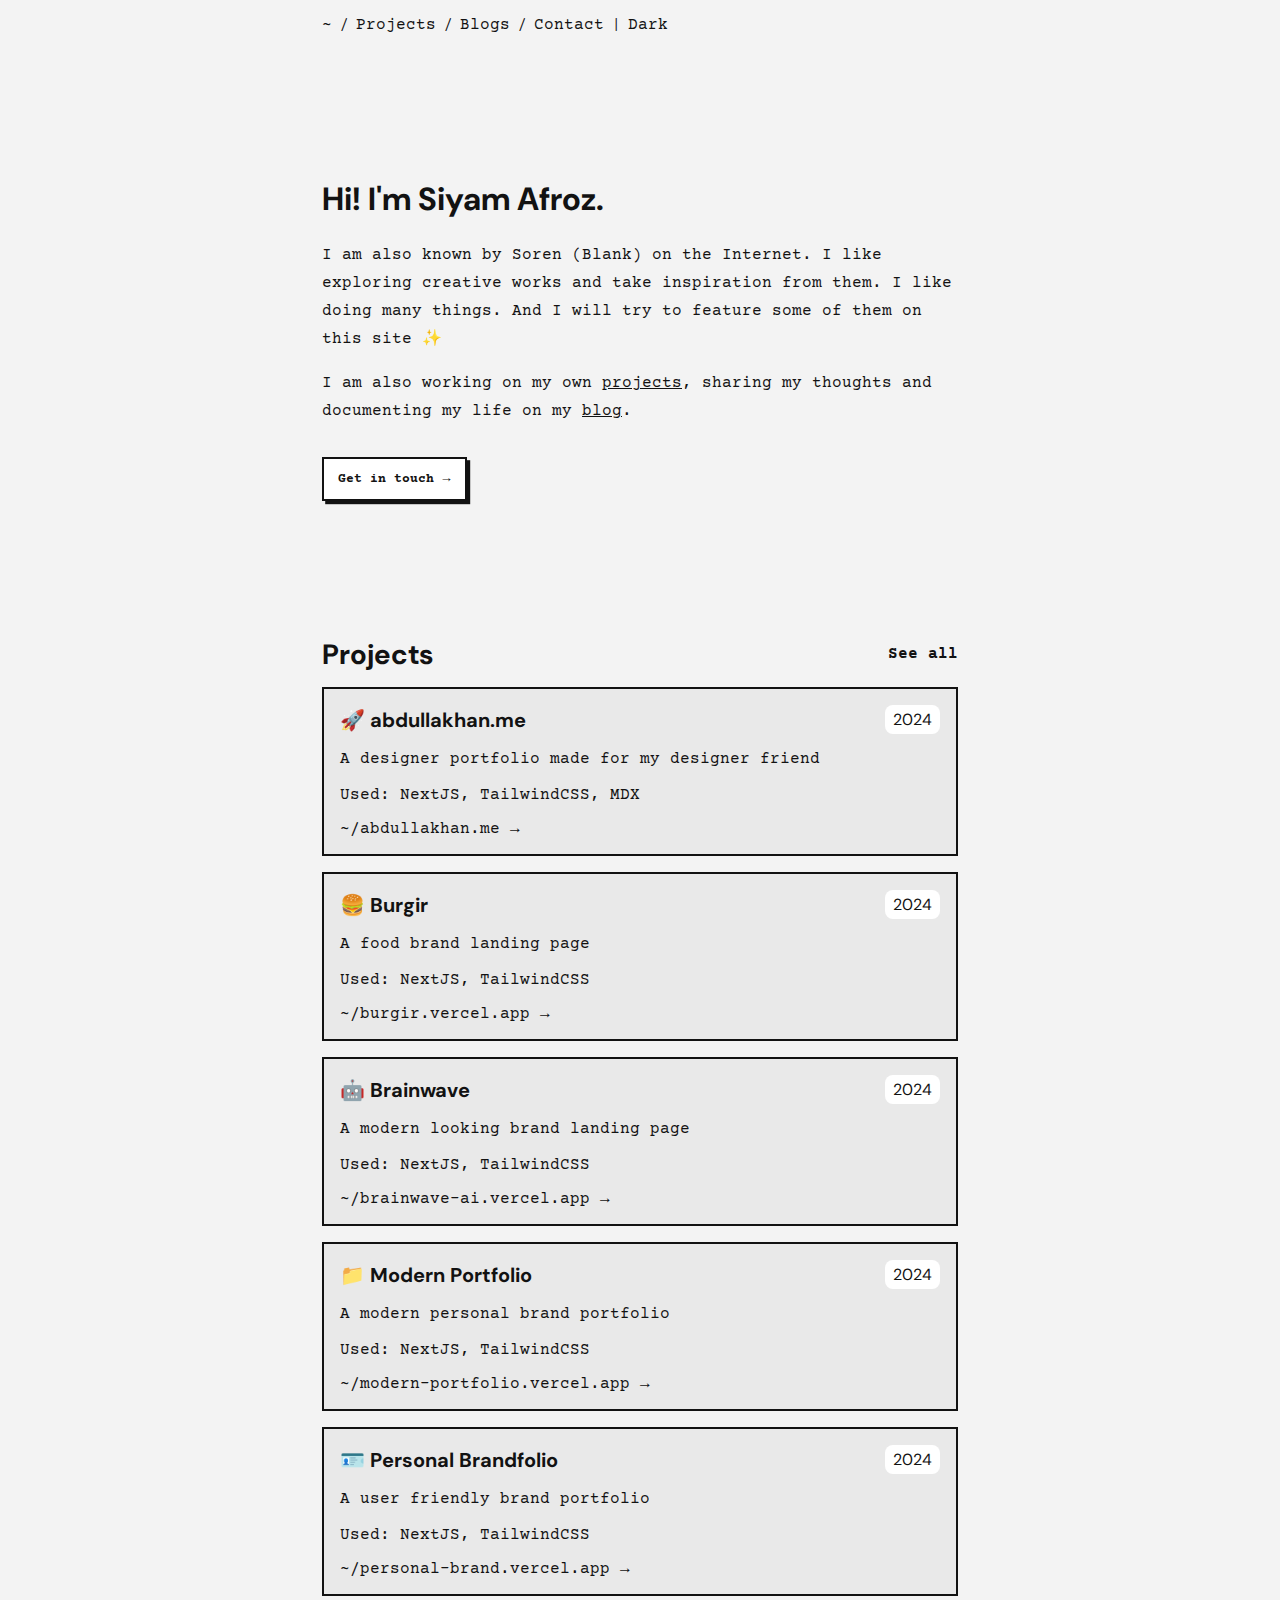
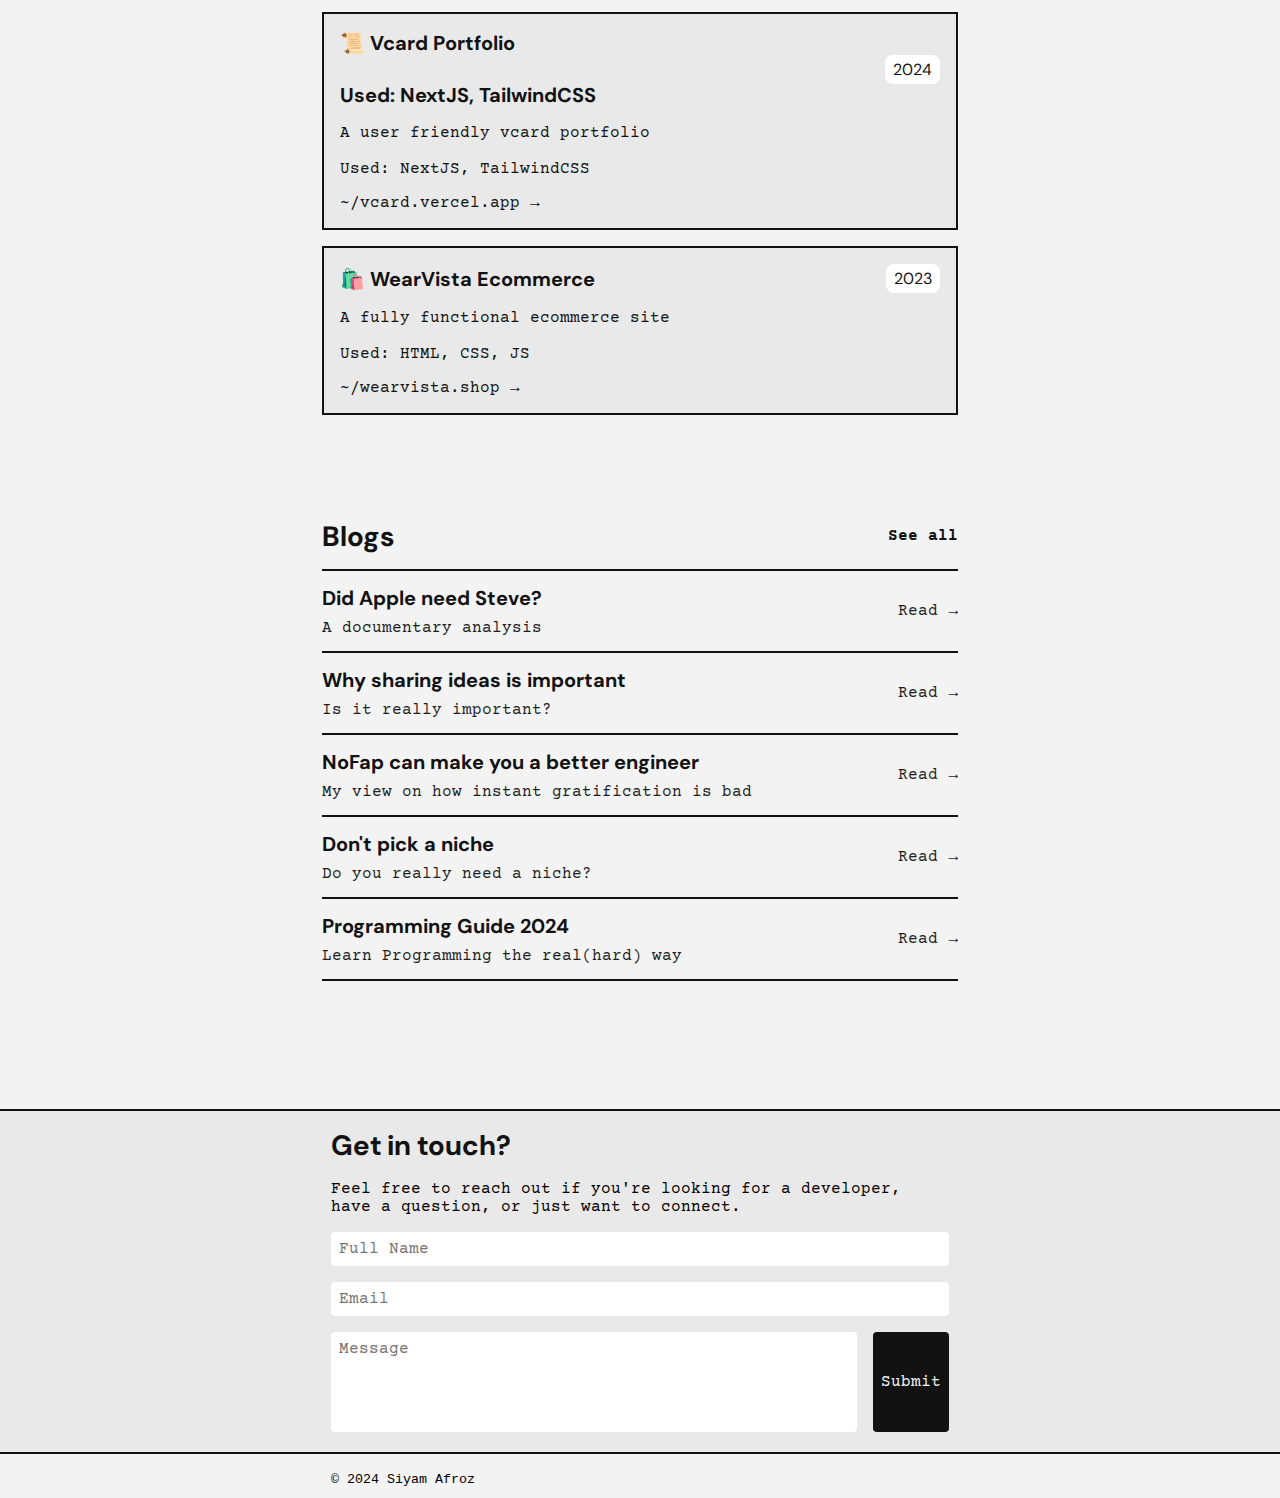
<file: index.html>
<!DOCTYPE html>
<html lang="en">
  <head>
    <!-- Google tag (gtag.js) -->
    <script async src="https://www.googletagmanager.com/gtag/js?id=G-BG7MB85VSL"></script>
    <script>
    window.dataLayer = window.dataLayer || [];
    function gtag(){dataLayer.push(arguments);}
    gtag('js', new Date());

    gtag('config', 'G-BG7MB85VSL');
    </script>

    <meta charset="UTF-8" />
    <meta name="viewport" content="width=device-width, initial-scale=1.0" />

    <!-- Twitter Card Section -->

    <meta property="og:title" content="Siyam Afroz - A minimal portfolio">
    <meta property="og:description" content="Hi! Wanna know about me? :D">
    <meta property="og:type" content="website">
    <meta property="og:url" content="https://siyamafroz.me/">
    <meta property="og:site_name" content="Siyam Afroz">
    <meta property="og:image" content="https://siyamafroz.me/images/embed.png">

    <meta name="twitter:card" content="summary_large_image">
    <meta name="twitter:title" content="Siyam Afroz">
    <meta name="twitter:url" content="https://siyamafroz.me/">
    <meta name="twitter:domain" content="siyamafroz.me">
    <meta name ="twitter:site" content="@soren_blank">
    <meta name="twitter:description" content="Hi! Wanna know about me?">
    <meta name="twitter:image" content="https://siyamafroz.me/images/embed.png">
    <meta name="theme-color" content="#ffffff">
    <meta name="next-head-count" content="15">


    <!--  -->


    <title>Siyam Afroz</title>
    <!-- <link rel="icon" type="image/x-icon" href="images/logo.png" />  -->
    <link rel="stylesheet" href="styles.css" />
    <link rel="preconnect" href="https://fonts.googleapis.com">
    <link rel="preconnect" href="https://fonts.gstatic.com" crossorigin>
    <link href="https://fonts.googleapis.com/css2?family=DM+Sans:opsz,wght@500&display=swap" rel="stylesheet">
    <link href="https://fonts.googleapis.com/css2?family=Courier+Prime:wght@400&display=swap" rel="stylesheet">
    <link href="https://fonts.googleapis.com/css2?family=Roboto+Mono&display=swap" rel="stylesheet">


    <link rel="apple-touch-icon" sizes="180x180" href="favicon/apple-touch-icon.png">
    <link rel="icon" type="image/png" sizes="32x32" href="favicon/favicon-32x32.png">
    <link rel="icon" type="image/png" sizes="16x16" href="favicon/favicon-16x16.png">
    <link rel="manifest" href="favicon/site.webmanifest">
  </head>
  
<body>

    <main>
        <section class="section">
            <navbar>
                <a href="index.html"><p class="homenav">~</p></a>
                <p>/</p>
                <a href="projects.html"><p class="projnav">Projects</p></a>
                <p>/</p>
                <a href="blogs.html"><p class="blognav">Blogs</p></a>
                <p>/</p>
                <a href="contact.html"><p class="contactnav">Contact</p></a>
                <p>|</p>
                <a id="myDIV" class="btn" onclick="myFunction()" href="#"><p id="textmode">Dark</p></a>
            </navbar>

            <div class="domain">
                <header>
                    <h1>Hi! I'm Siyam Afroz.</h1>

                    <div class="caption">
                        <p>I am also known by Soren (Blank) on the Internet. I like exploring creative works and take inspiration from them. I like doing many things. And I will try to feature some of them on this site ✨</p>
                        <p>I am also working on my own <a class="an" href="projects.html">projects</a>, sharing my thoughts and documenting my life on my <a class="an" href="blogs.html">blog</a>.</p>
                        <a href="contact.html"><button class="minimal">Get in touch →</button></a>
                    </div>
                </header>
            </section>

            <section class="section">
                <div class="projects">
                    <div class="projects-title">
                        <h2>Projects</h2>
                        <a href="projects.html"><p>See all</p></a>
                    </div>
                    <div class="all-frames">

                        <a href="https://abdullakhan.me" target="_blank">
                            <div class="frame">
                                <div class="title-line">
                                    <h3>🚀 abdullakhan.me</h3>
                                    <p>2024</p>
                                </div>
                                <p>A designer portfolio  made for my designer friend <br/><br/>Used: NextJS, TailwindCSS, MDX</p>
                                <p class="something">~/abdullakhan.me →</p>
                            </div>
                        </a>
                        
                        <a href="https://burgir-nextjs.vercel.app" target="_blank">
                            <div class="frame">
                                <div class="title-line">
                                    <h3>🍔 Burgir</h3>
                                    <p>2024</p>
                                </div>
                                <p>A food brand landing page <br/><br/>Used: NextJS, TailwindCSS</p>
                                <p class="something">~/burgir.vercel.app →</p>
                            </div>
                        </a>
                        

                        <a href="https://brainwave-ai-nextjs.vercel.app" target="_blank">
                            <div class="frame">
                                <div class="title-line">
                                    <h3>🤖 Brainwave</h3>
                                    <p>2024</p>
                                </div>
                                <p>A modern looking brand landing page <br/><br/>Used: NextJS, TailwindCSS</p>
                                <p class="something">~/brainwave-ai.vercel.app →</p>
                            </div>
                        </a>

                        <a href="https://modern-personal-brand-portfolio.vercel.app/" target="_blank">
                            <div class="frame">
                                <div class="title-line">
                                    <h3>📁 Modern Portfolio</h3>
                                    <p>2024</p>
                                </div>
                                <p>A modern personal brand portfolio <br/><br/>Used: NextJS, TailwindCSS</p>
                                <p class="something">~/modern-portfolio.vercel.app →</p>
                            </div>
                        </a>

                        <a href="https://next-personal-brand-portfolio.vercel.app/" target="_blank">
                            <div class="frame">
                                <div class="title-line">
                                    <h3>🪪 Personal Brandfolio</h3>
                                    <p>2024</p>
                                </div>
                                <p>A user friendly brand portfolio <br/><br/>Used: NextJS, TailwindCSS</p>
                                <p class="something">~/personal-brand.vercel.app →</p>
                            </div>
                        </a>

                        <a href="https://next-vcard-portfolio.vercel.app/" target="_blank">
                            <div class="frame">
                                <div class="title-line">
                                    <h3>📜 Vcard Portfolio <br/><br/>Used: NextJS, TailwindCSS</h3>
                                    <p>2024</p>
                                </div>
                                <p>A user friendly vcard portfolio <br/><br/>Used: NextJS, TailwindCSS</p>
                                <p class="something">~/vcard.vercel.app →</p>
                            </div>
                        </a>

                        <a href="https://wearvista.shop" target="_blank">
                            <div class="frame">
                                <div class="title-line">
                                    <h3>🛍️ WearVista Ecommerce</h3>
                                    <p>2023</p>
                                </div>
                                <p>A fully functional ecommerce site <br/><br/>Used: HTML, CSS, JS</p>
                                <p class="something">~/wearvista.shop →</p>
                            </div>
                        </a>

                    </div>
                </div>
            </div>
        </section>

        <section>
            <div class="blogs">
                <div class="projects-title">
                    <h2>Blogs</h2>
                    <a  href="blogs.html"><p>See all</p></a>
                </div>
                <div class="all-blogs">

                    <a target="_blank" href="https://siyamafroz.substack.com/p/did-apple-need-steve">
                        <div class="blog">
                            <div class="content">
                                <h3>Did Apple need Steve?</p></h3>
                                <p>A documentary analysis</p>
                            </div>
                            <div>
                                <p class="read">Read  →</p>
                            </div>
                        </div>
                    </a>


                    <a target="_blank" href="https://soren-blank.medium.com/why-sharing-ideas-is-important-fb609f65a0d5">
                        <div class="blog">
                            <div class="content">
                                <h3>Why sharing ideas is important</p></h3>
                                <p>Is it really important?</p>
                            </div>
                            <div>
                                <p class="read">Read  →</p>
                            </div>
                        </div>
                    </a>



                    <a target="_blank" href="https://siyamafroz.substack.com/p/issue-10-nofap-can-make-you-a-better">
                        <div class="blog">
                            <div class="content">
                                <h3>NoFap can make you a better engineer</p></h3>
                                <p>My view on how instant gratification is bad</p>
                            </div>
                            <div>
                                <p class="read">Read  →</p>
                            </div>
                        </div>
                    </a>

                    <a href="https://siyamafroz.substack.com/p/issue-4-dont-pick-a-niche">
                        <div class="blog">
                            <div class="content">
                                <h3>Don't pick a niche</p></h3>
                                <p>Do you really need a niche?</p>
                            </div>
                            <div>
                                <p class="read">Read  →</p>
                            </div>
                        </div>
                    </a>

                    <a target="_blank" href="https://sorenblank.medium.com/programming-guide-2024-7b04ff680141">
                        <div class="blog">
                            <div class="content">
                                <h3>Programming Guide 2024</p></h3>
                                <p>Learn Programming the real(hard) way</p>
                            </div>
                            <div>
                                <p class="read">Read  →</p>
                            </div>
                        </div>
                    </a>


                </div>
            </div>
        </section>
    </main>
    <section class="section-form">
            
        <form action="submitted.html" method="POST" data-netlify="true" name="contact">
            <h2>Get in touch?</h2>
            <p>Feel free to reach out if you're looking for a developer, have a question, or just want to connect.</p>
            <input type="text" name="Name" placeholder="Full Name" required/>
            <input type="email" name="Email" placeholder="Email" required/>

            
            <div class="submit">
                <textarea name="Message" placeholder="Message" required></textarea>
                <button type="submit">Submit</button>
            </div>
            </a>
        </form>

    </section>

    <footer>
        <small>© 2024 Siyam Afroz</small>
    </footer>

    <script src="app.js"></script>

</body>
</html>


<script src="app.js"></script>

</body>
</html>
</file>
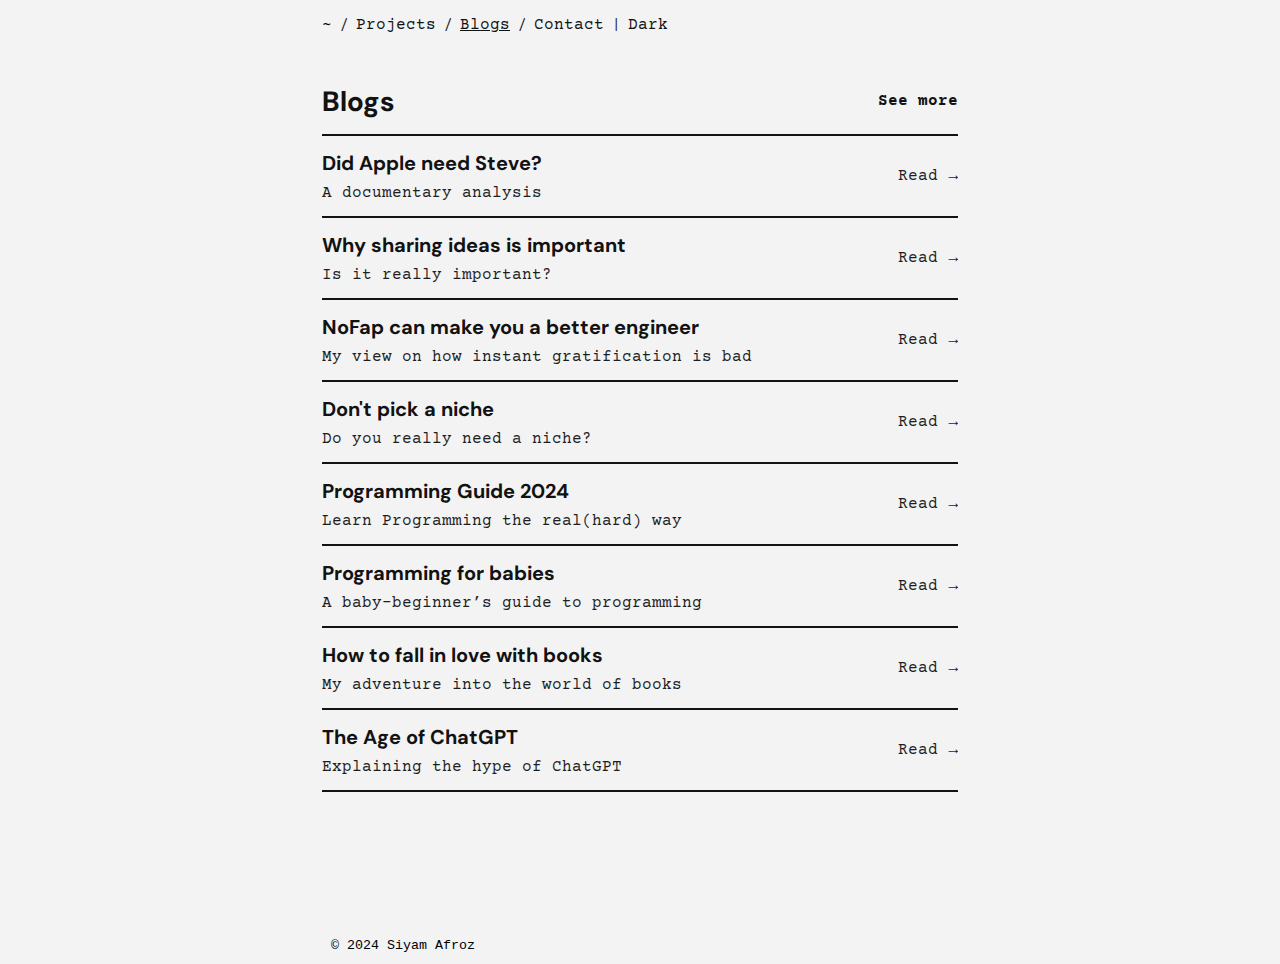
<file: blogs.html>
<!DOCTYPE html>
<html lang="en">
  <head>
    <!-- Google tag (gtag.js) -->
    <script async src="https://www.googletagmanager.com/gtag/js?id=G-BG7MB85VSL"></script>
    <script>
    window.dataLayer = window.dataLayer || [];
    function gtag(){dataLayer.push(arguments);}
    gtag('js', new Date());

    gtag('config', 'G-BG7MB85VSL');
    </script>

    <meta charset="UTF-8" />
    <meta name="viewport" content="width=device-width, initial-scale=1.0" />

    <!-- Twitter Card Section -->

    <meta property="og:title" content="Siyam Afroz - A minimal portfolio">
    <meta property="og:description" content="Hi! Wanna know about me? :D">
    <meta property="og:type" content="website">
    <meta property="og:url" content="https://siyamafroz.me/">
    <meta property="og:site_name" content="Siyam Afroz">
    <meta name="twitter:card" content="summary_large_image">
    <meta name="twitter:title" content="Siyam Afroz">
    <meta name="twitter:description" content="Hi! Wanna know about me?">
    <meta name="twitter:image" content="https://siyamafroz.me/images/embed.png">
    <meta name="theme-color" content="#3b3b3b">


    <!--  -->


    <title>Siyam Afroz</title>
    <!-- <link rel="icon" type="image/x-icon" href="images/logo.png" />  -->
    <link rel="stylesheet" href="/styles.css" />
    <link rel="preconnect" href="https://fonts.googleapis.com">
    <link rel="preconnect" href="https://fonts.gstatic.com" crossorigin>
    <link href="https://fonts.googleapis.com/css2?family=DM+Sans:opsz,wght@9..40,500&display=swap" rel="stylesheet">
    <link href="https://fonts.googleapis.com/css2?family=Courier+Prime:wght@400&display=swap" rel="stylesheet">
    <link href="https://fonts.googleapis.com/css2?family=Roboto+Mono&display=swap" rel="stylesheet">


    <link rel="apple-touch-icon" sizes="180x180" href="/favicon/apple-touch-icon.png">
    <link rel="icon" type="image/png" sizes="32x32" href="/favicon/favicon-32x32.png">
    <link rel="icon" type="image/png" sizes="16x16" href="/favicon/favicon-16x16.png">
    <link rel="manifest" href="/favicon/site.webmanifest">
  </head>
<body>
    <main class = "projects-page">
        <navbar>
                <a href="/index.html"><p class="homenav">~</p></a>
                <p>/</p>
                <a href="projects.html"><p class="projnav">Projects</p></a>
                <p>/</p>
                <a href="blogs.html" style="text-decoration: underline;"><p class="blognav">Blogs</p></a>
                <p>/</p>
                <a href="contact.html"><p class="contactnav">Contact</p></a>
                <p>|</p>
                <a id="myDIV" class="btn" onclick="myFunction()" href="#"><p id="textmode">Dark</p></a>
        </navbar>

        <section>
            <div class="blogs" style="padding-top: 26px;">
                <div class="projects-title">
                    <h2>Blogs</h2>
                    <a href="https://siyamafroz.substack.com/"><p>See more</p></a>
                </div>
                <div class="all-blogs">
                    <a target="_blank" href="https://siyamafroz.substack.com/p/did-apple-need-steve">
                        <div class="blog">
                            <div class="content">
                                <h3>Did Apple need Steve?</p></h3>
                                <p>A documentary analysis</p>
                            </div>
                            <div>
                                <p class="read">Read  →</p>
                            </div>
                        </div>
                    </a>


                    <a target="_blank" href="https://soren-blank.medium.com/why-sharing-ideas-is-important-fb609f65a0d5">
                        <div class="blog">
                            <div class="content">
                                <h3>Why sharing ideas is important</p></h3>
                                <p>Is it really important?</p>
                            </div>
                            <div>
                                <p class="read">Read  →</p>
                            </div>
                        </div>
                    </a>



                    <a target="_blank" href="https://siyamafroz.substack.com/p/issue-10-nofap-can-make-you-a-better">
                        <div class="blog">
                            <div class="content">
                                <h3>NoFap can make you a better engineer</p></h3>
                                <p>My view on how instant gratification is bad</p>
                            </div>
                            <div>
                                <p class="read">Read  →</p>
                            </div>
                        </div>
                    </a>

                    <a href="https://siyamafroz.substack.com/p/issue-4-dont-pick-a-niche">
                        <div class="blog">
                            <div class="content">
                                <h3>Don't pick a niche</p></h3>
                                <p>Do you really need a niche?</p>
                            </div>
                            <div>
                                <p class="read">Read  →</p>
                            </div>
                        </div>
                    </a>

                    <a target="_blank" href="https://sorenblank.medium.com/programming-guide-2024-7b04ff680141">
                        <div class="blog">
                            <div class="content">
                                <h3>Programming Guide 2024</p></h3>
                                <p>Learn Programming the real(hard) way</p>
                            </div>
                            <div>
                                <p class="read">Read  →</p>
                            </div>
                        </div>
                    </a>

                    <a target="_blank" href="https://medium.com/@soren-blank/programming-for-babies-570441c45d41">
                        <div class="blog">
                            <div class="content">
                                <h3>Programming for babies</p></h3>
                                <p>A baby-beginner’s guide to programming</p>
                            </div>
                            <div>
                                <p class="read">Read  →</p>
                            </div>
                        </div>
                    </a>

                    <a target="_blank" href="https://medium.com/@soren-blank/how-to-fall-in-love-with-books-e2a3fb736a03">
                        <div class="blog">
                            <div class="content">
                                <h3>How to fall in love with books</p></h3>
                                <p>My adventure into the world of books</p>
                            </div>
                            <div>
                                <p class="read">Read  →</p>
                            </div>
                        </div>
                    </a>

                    <a target="_blank" href="https://medium.com/@soren-blank/the-age-of-chatgpt-71c224943374">
                        <div class="blog">
                            <div class="content">
                                <h3>The Age of ChatGPT</p></h3>
                                <p>Explaining the hype of ChatGPT</p>
                            </div>
                            <div>
                                <p class="read">Read  →</p>
                            </div>
                        </div>
                    </a>

                </div>
            </div>
        </section>

    </main>
    <footer>
        <small>© 2024 Siyam Afroz</small>
    </footer>

    <script src="/app.js"></script>
</body>
</html>
</file>
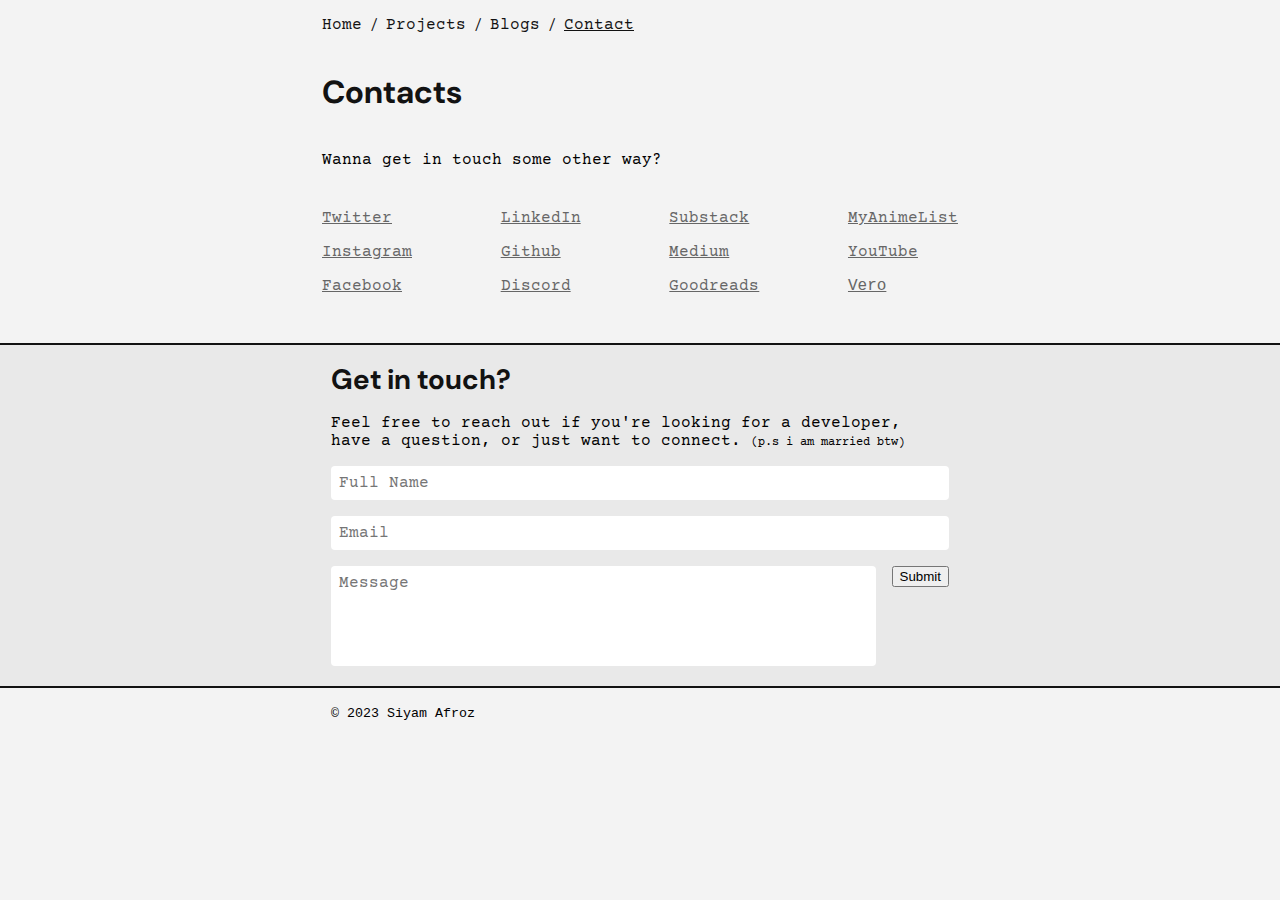
<file: contact.html>
<!DOCTYPE html>
<html lang="en">
  <head>
    <meta charset="UTF-8" />
    <meta name="viewport" content="width=device-width, initial-scale=1.0" />
    <meta
    name="description"
    content="An Adventurer living on Earth.">
    <title>Siyam Afroz</title>
    <!-- <link rel="icon" type="image/x-icon" href="images/logo.png" />  -->
    <link rel="stylesheet" href="styles.css" />
    <link rel="preconnect" href="https://fonts.googleapis.com">
    <link rel="preconnect" href="https://fonts.gstatic.com" crossorigin>
    <link href="https://fonts.googleapis.com/css2?family=DM+Sans:opsz,wght@9..40,500&display=swap" rel="stylesheet">
    <link href="https://fonts.googleapis.com/css2?family=Courier+Prime:wght@400&display=swap" rel="stylesheet">
    <link href="https://fonts.googleapis.com/css2?family=Roboto+Mono&display=swap" rel="stylesheet">
  </head>
<body>
    <main class = "contact-page">
        <navbar>
            <a href="index.html"><p class="homenav">Home</p></a>
            <p>/</p>
            <a href="projects.html"><p class="projnav">Projects</p></a>
            <p>/</p>
            <a href="blogs.html"><p class="blognav">Blogs</p></a>
            <p>/</p>
            <a href="contact.html
            "><p class="contactnav" style="text-decoration: underline;">Contact</p></a>
        </navbar>
        
        <h1>Contacts</h1>
        <p>Wanna get in touch some other way?</p>

        <div class="contacts">
            <div class="socials">
                
                <div class="contact-section">
                    <div>
                        <a href="https://twitter.com/soren_blank"><p>Twitter</p></a>
                    </div>
    
                    <div>
                        <a href="https://www.instagram.com/soren_blank/"><p>Instagram</p></a>
                    </div>
                    
                    <div>
                        <a href="https://www.facebook.com/soren.blank.0"><p>Facebook</p></a>
                    </div>
                </div>

                <div class="contact-section">

                    <div>
                        <a href="https://www.linkedin.com/in/siyam-afroz-7b0b3b1b2/"><p>LinkedIn</p></a>
                    </div>

                    <div>
                        <a href="https://github.com/soren-blank"><p>Github</p></a>
                    </div>
                    
                    <div>
                        <a href="https://discord.com/users/693375549686415381"><p>Discord</p></a>
                    </div>
                </div>
                
                <div class="contact-section">
                    <div>
                        <a href="https://siyamafroz.substack.com/"><p>Substack</p></a>
                    </div>

                    <div>
                        <a href="https://medium.com/@soren-blank"><p>Medium</p></a>
                    </div>

                    <div>
                        <a href="https://www.goodreads.com/soren_blank"><p>Goodreads</p></a>
                    </div>
                </div>

                <div class="contact-section">
                    
                    <div>
                        <a href="https://myanimelist.net/profile/Soren_Blank"><p>MyAnimeList</p></a>
                    </div>

                    <div>
                        <a href="https://www.youtube.com/@siyamafroz"><p>YouTube</p></a>
                    </div>

                    <div>
                        <a href="https://vero.co/soren_blank/">Vero<p></p></a>
                    </div>

                </div>
            </div>
        </div>

        
    </main>

    <section class="section-form">
            
        <form action="https://submit-form.com/GkXOFIzB" method="POST">
            <h2>Get in touch?</small></h2>
            <p>Feel free to reach out if you're looking for a developer, have a question, or just want to connect. <small class="married">(p.s i  am married btw)</small></p>
            <input type="text" name="Name" placeholder="Full Name" required/>
            <input type="email" name="Email" placeholder="Email" required/>


            <div class="submit">
                <textarea name="Message" placeholder="Message" required></textarea>
                <a><button type="submit">Submit</button></a>
            </div>
            
        </form>

    </section>

    <footer>
        <small>© 2023 Siyam Afroz</small>
    </footer>
</body>
</html>
</file>
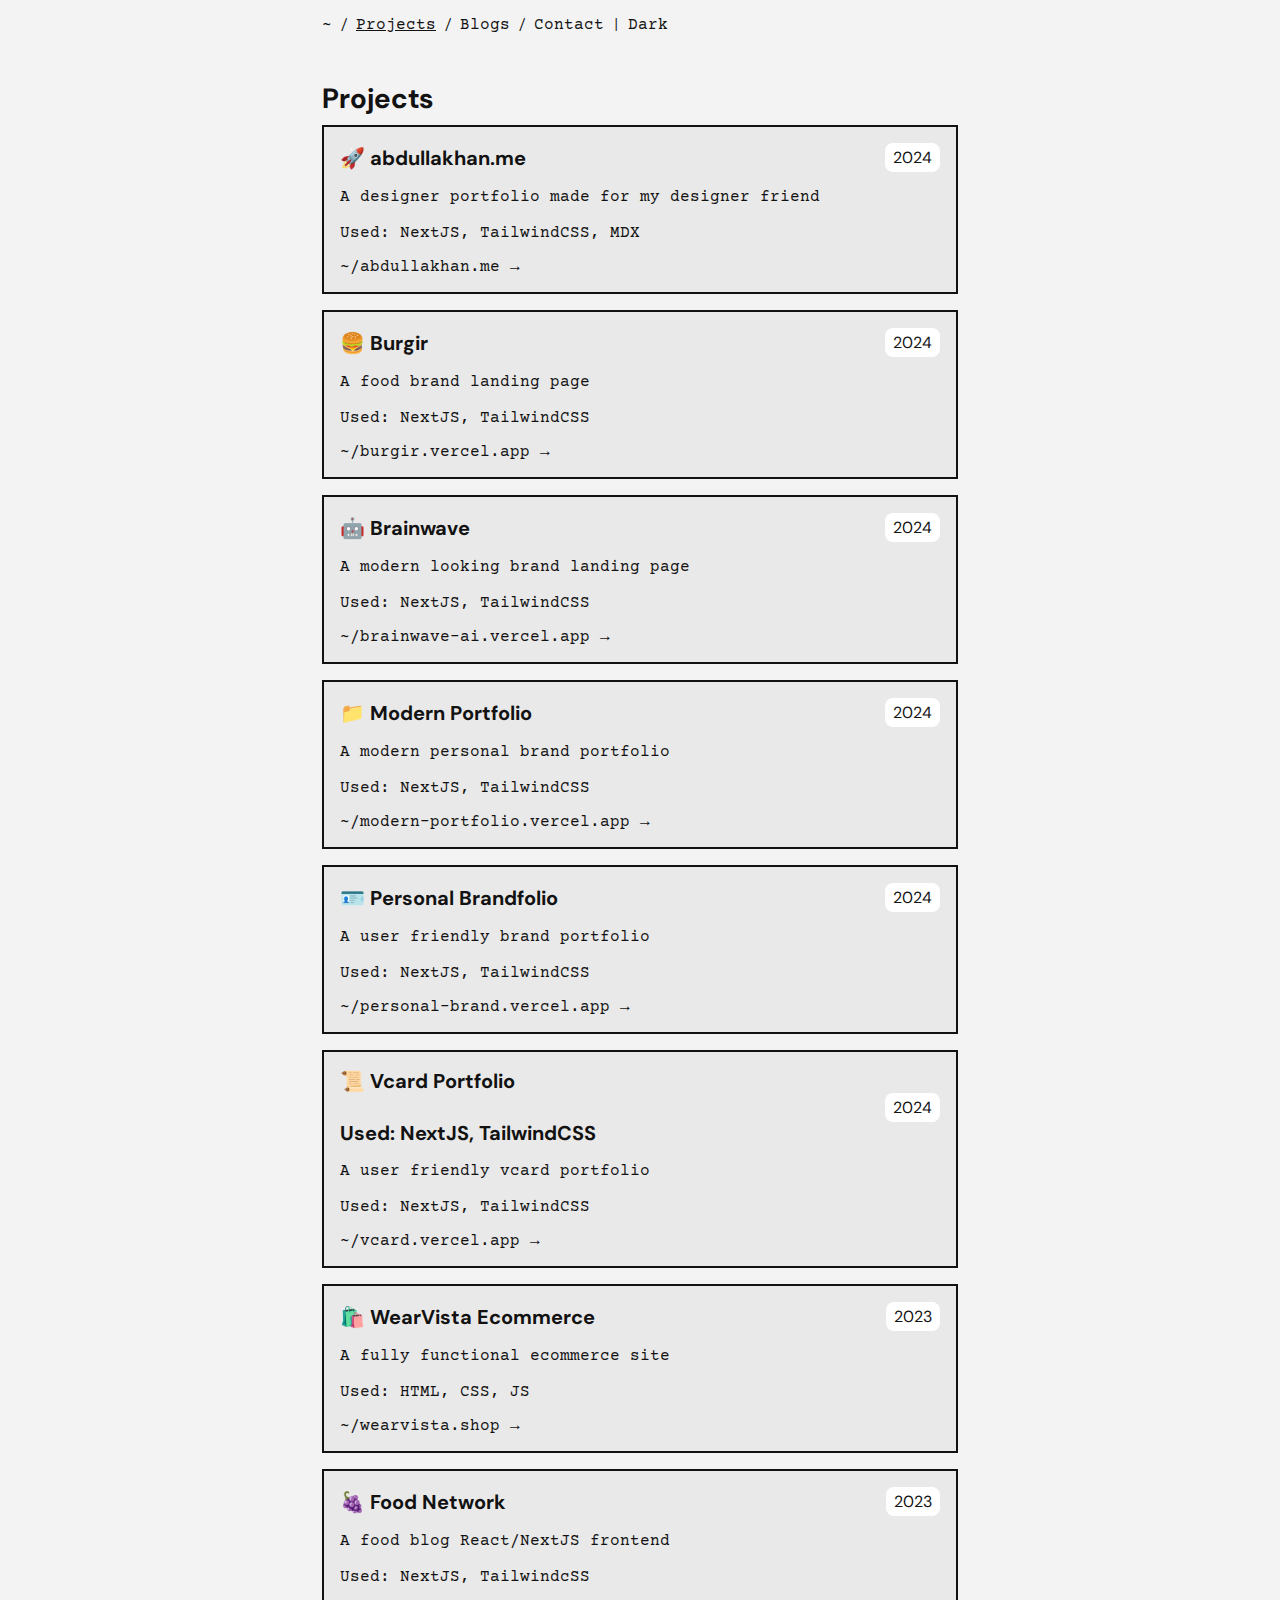
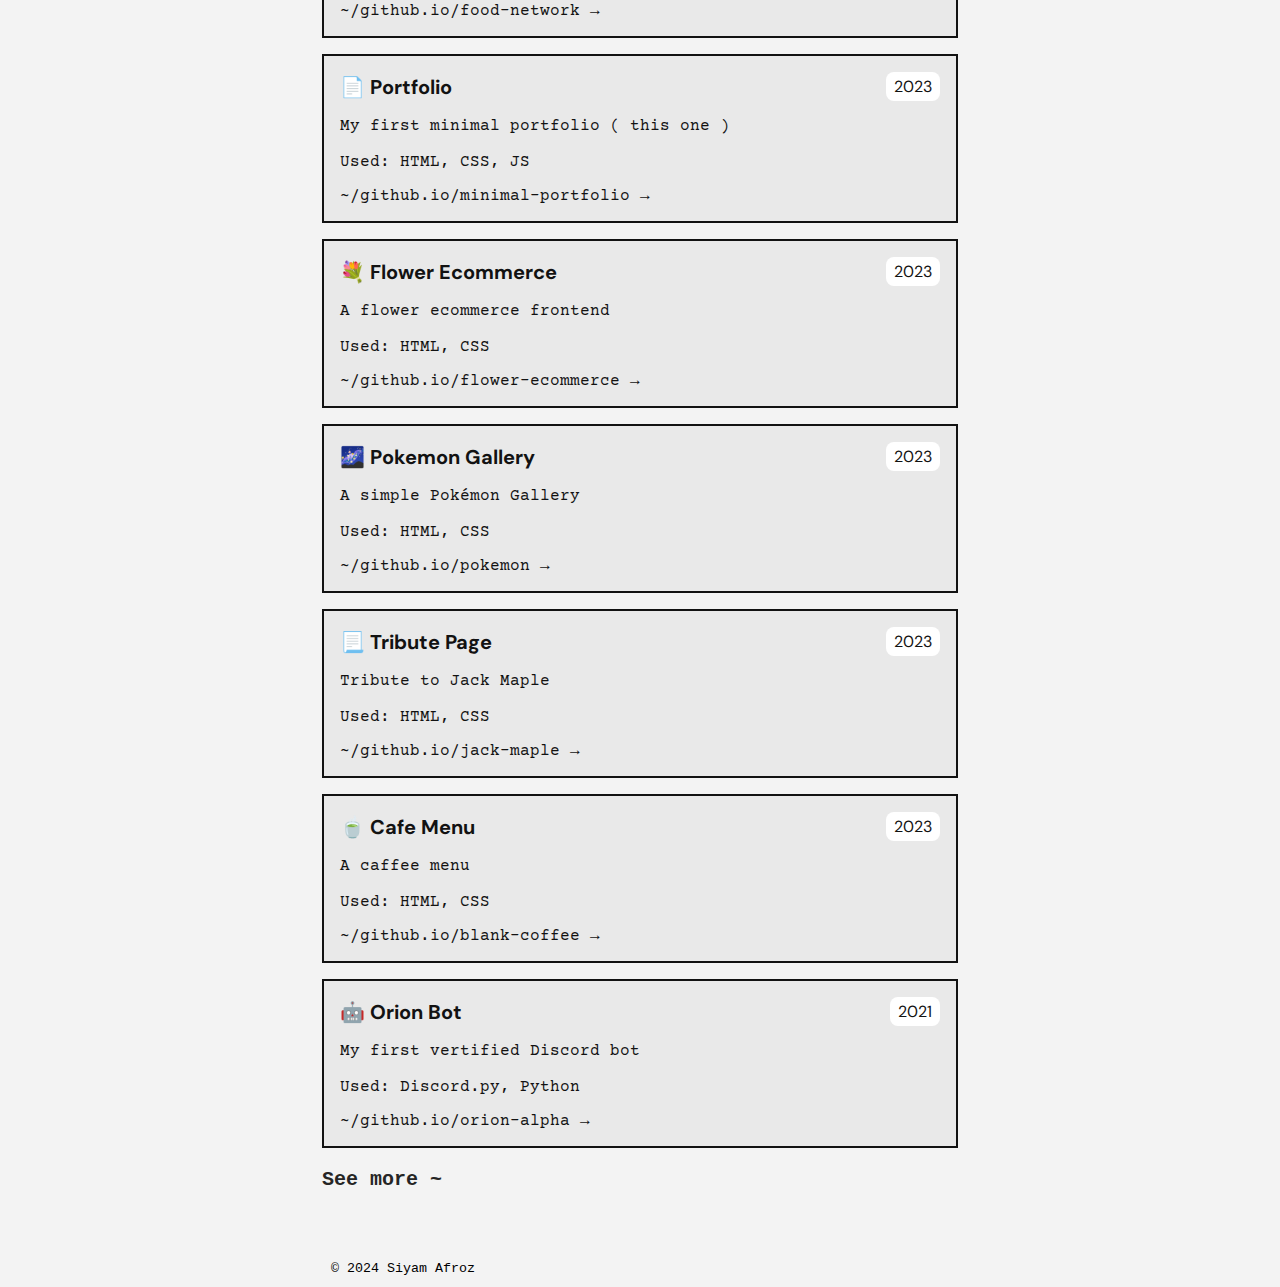
<file: projects.html>
<!DOCTYPE html>
<html lang="en">
  <head>
    <!-- Google tag (gtag.js) -->
    <script async src="https://www.googletagmanager.com/gtag/js?id=G-BG7MB85VSL"></script>
    <script>
    window.dataLayer = window.dataLayer || [];
    function gtag(){dataLayer.push(arguments);}
    gtag('js', new Date());

    gtag('config', 'G-BG7MB85VSL');
    </script>

    <meta charset="UTF-8" />
    <meta name="viewport" content="width=device-width, initial-scale=1.0" />

    <!-- Twitter Card Section -->

    <meta property="og:title" content="Siyam Afroz - A minimal portfolio">
    <meta property="og:description" content="Hi! Wanna know about me? :D">
    <meta property="og:type" content="website">
    <meta property="og:url" content="https://siyamafroz.me/">
    <meta property="og:site_name" content="Siyam Afroz">
    <meta name="twitter:card" content="summary_large_image">
    <meta name="twitter:title" content="Siyam Afroz">
    <meta name="twitter:description" content="Hi! Wanna know about me?">
    <meta name="twitter:image" content="https://siyamafroz.me/images/embed.png">
    <meta name="theme-color" content="#3b3b3b">


    <!--  -->


    <title>Siyam Afroz</title>
    <!-- <link rel="icon" type="image/x-icon" href="images/logo.png" />  -->
    <link rel="stylesheet" href="/styles.css" />
    <link rel="preconnect" href="https://fonts.googleapis.com">
    <link rel="preconnect" href="https://fonts.gstatic.com" crossorigin>
    <link href="https://fonts.googleapis.com/css2?family=DM+Sans:opsz,wght@9..40,500&display=swap" rel="stylesheet">
    <link href="https://fonts.googleapis.com/css2?family=Courier+Prime:wght@400&display=swap" rel="stylesheet">
    <link href="https://fonts.googleapis.com/css2?family=Roboto+Mono&display=swap" rel="stylesheet">


    <link rel="apple-touch-icon" sizes="180x180" href="/favicon/apple-touch-icon.png">
    <link rel="icon" type="image/png" sizes="32x32" href="/favicon/favicon-32x32.png">
    <link rel="icon" type="image/png" sizes="16x16" href="/favicon/favicon-16x16.png">
    <link rel="manifest" href="/favicon/site.webmanifest">
  </head>
<body>
    <main class = "projects-page">
        <navbar>
            <a href="/index.html"><p class="homenav">~</p></a>
            <p>/</p>
            <a href="projects.html"><p class="projnav" style="text-decoration: underline;">Projects</p></a>
            <p>/</p>
            <a href="blogs.html"><p class="blognav">Blogs</p></a>
            <p>/</p>
            <a href="contact.html"><p class="contactnav">Contact</p></a>
            <p>|</p>
            <a id="myDIV" class="btn" onclick="myFunction()" href="#"><p id="textmode">Dark</p></a>
        </navbar>

        <section class="section">
            <div class="project">
                <div class="projects-title">
                    <h2 style="padding-top:30px">Projects</h2>
                </div>
                <div class="all-frames">

                    <a href="https://abdullakhan.me" target="_blank">
                        <div class="frame">
                            <div class="title-line">
                                <h3>🚀 abdullakhan.me</h3>
                                <p>2024</p>
                            </div>
                            <p>A designer portfolio  made for my designer friend <br/><br/>Used: NextJS, TailwindCSS, MDX</p>
                            <p class="something">~/abdullakhan.me →</p>
                        </div>
                    </a>
                    
                    <a href="https://burgir-nextjs.vercel.app" target="_blank">
                        <div class="frame">
                            <div class="title-line">
                                <h3>🍔 Burgir</h3>
                                <p>2024</p>
                            </div>
                            <p>A food brand landing page <br/><br/>Used: NextJS, TailwindCSS</p>
                            <p class="something">~/burgir.vercel.app →</p>
                        </div>
                    </a>
                    

                    <a href="https://brainwave-ai-nextjs.vercel.app" target="_blank">
                        <div class="frame">
                            <div class="title-line">
                                <h3>🤖 Brainwave</h3>
                                <p>2024</p>
                            </div>
                            <p>A modern looking brand landing page <br/><br/>Used: NextJS, TailwindCSS</p>
                            <p class="something">~/brainwave-ai.vercel.app →</p>
                        </div>
                    </a>

                    <a href="https://modern-personal-brand-portfolio.vercel.app/" target="_blank">
                        <div class="frame">
                            <div class="title-line">
                                <h3>📁 Modern Portfolio</h3>
                                <p>2024</p>
                            </div>
                            <p>A modern personal brand portfolio <br/><br/>Used: NextJS, TailwindCSS</p>
                            <p class="something">~/modern-portfolio.vercel.app →</p>
                        </div>
                    </a>

                    <a href="https://next-personal-brand-portfolio.vercel.app/" target="_blank">
                        <div class="frame">
                            <div class="title-line">
                                <h3>🪪 Personal Brandfolio</h3>
                                <p>2024</p>
                            </div>
                            <p>A user friendly brand portfolio <br/><br/>Used: NextJS, TailwindCSS</p>
                            <p class="something">~/personal-brand.vercel.app →</p>
                        </div>
                    </a>

                    <a href="https://next-vcard-portfolio.vercel.app/" target="_blank">
                        <div class="frame">
                            <div class="title-line">
                                <h3>📜 Vcard Portfolio <br/><br/>Used: NextJS, TailwindCSS</h3>
                                <p>2024</p>
                            </div>
                            <p>A user friendly vcard portfolio <br/><br/>Used: NextJS, TailwindCSS</p>
                            <p class="something">~/vcard.vercel.app →</p>
                        </div>
                    </a>

                    <a href="https://wearvista.shop" target="_blank">
                        <div class="frame">
                            <div class="title-line">
                                <h3>🛍️ WearVista Ecommerce</h3>
                                <p>2023</p>
                            </div>
                            <p>A fully functional ecommerce site <br/><br/>Used: HTML, CSS, JS</p>
                            <p class="something">~/wearvista.shop →</p>
                        </div>
                    </a>

                    <a href="https://github.com/sorenblank/food-network" target="_blank">
                        <div class="frame">
                            <div class="title-line">
                                <h3>🍇 Food Network</h3>
                                <p>2023</p>
                            </div>
                            <p>A food blog React/NextJS frontend <br/><br/>Used: NextJS, TailwindcSS</p>
                            <p class="something">~/github.io/food-network →</p>
                        </div>
                    </a>

                    <a href="https://github.com/sorenblank/portfolio-1.0" target="_blank">
                        <div class="frame">
                            <div class="title-line">
                                <h3>📄 Portfolio</h3>
                                <p>2023</p>
                            </div>
                            <p>My first minimal portfolio ( this one )<br/><br/>Used: HTML, CSS, JS</p>
                            <p class="something">~/github.io/minimal-portfolio →</p>
                        </div>
                    </a>

                    <a href="https://github.com/sorenblank/flower-ecommerce" target="_blank">
                        <div class="frame">
                            <div class="title-line">
                                <h3>💐 Flower Ecommerce</h3>
                                <p>2023</p>
                            </div>
                            <p>A flower ecommerce frontend <br/><br/>Used: HTML, CSS</p>
                            <p class="something">~/github.io/flower-ecommerce →</p>
                        </div>
                    </a>

                    <a href="https://github.com/sorenblank/pokemon-gallery" target="_blank">
                        <div class="frame">
                            <div class="title-line">
                                <h3>🌌 Pokemon Gallery</h3>
                                <p>2023</p>
                            </div>
                            <p>A simple Pokémon Gallery <br/><br/>Used: HTML, CSS</p>
                            <p class="something">~/github.io/pokemon →</p>
                        </div>
                    </a>

                    <a href="https://github.com/sorenblank/tribute-page" target="_blank">
                        <div class="frame">
                            <div class="title-line">
                                <h3>📃 Tribute Page</h3>
                                <p>2023</p>
                            </div>
                            <p>Tribute to Jack Maple <br/><br/>Used: HTML, CSS</p>
                            <p class="something">~/github.io/jack-maple →</p>
                        </div>
                    </a>

                    <a href="https://github.com/sorenblank/blank-coffee" target="_blank">
                        <div class="frame">
                            <div class="title-line">
                                <h3>🍵 Cafe Menu</h3>
                                <p>2023</p>
                            </div>
                            <p>A caffee menu <br/><br/>Used: HTML, CSS</p>
                            <p class="something">~/github.io/blank-coffee →</p>
                        </div>
                    </a>

                    <a href="https://github.com/sorenblank/orion-alpha" target="_blank">
                        <div class="frame">
                            <div class="title-line">
                                <h3>🤖 Orion Bot</h3>
                                <p>2021</p>
                            </div>
                            <p>My first vertified Discord bot <br/><br/>Used: Discord.py, Python</p>
                            <p class="something">~/github.io/orion-alpha →</p>
                        </div>
                    </a>

                    
                </div>


                <a class="anchor" href="https://github.com/sorenblank"><p>See more ~</p></a>
            </div>
        </div>
        </section>
        
    </main>

    <footer>
        <small>© 2024 Siyam Afroz</small>
    </footer>

    <script src="/app.js"></script>


</body>
</html>
</file>
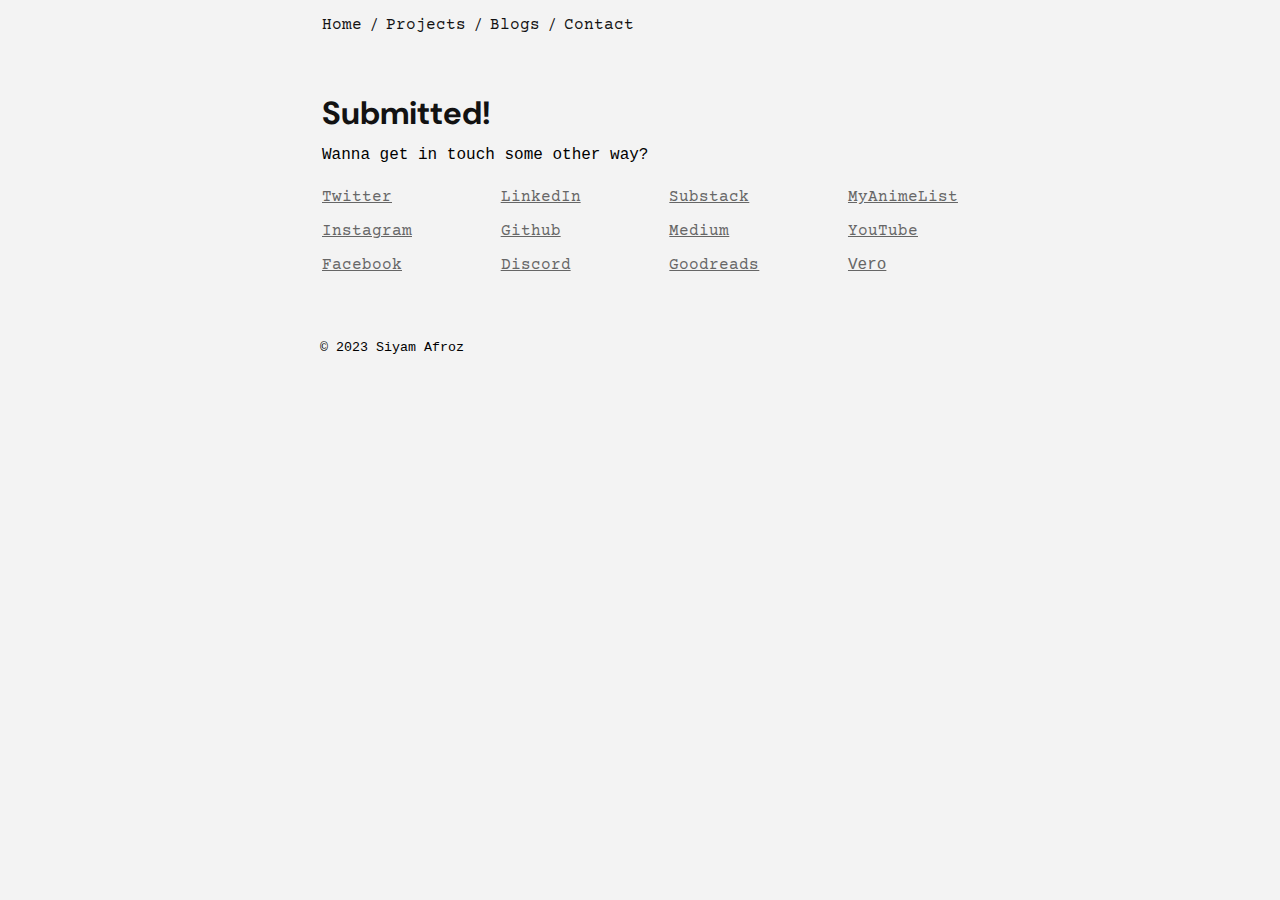
<file: submitted.html>
<!DOCTYPE html>
<html lang="en">
  <head>
    <meta charset="UTF-8" />
    <meta name="viewport" content="width=device-width, initial-scale=1.0" />
    <meta
    name="description"
    content="An Adventurer living on Earth.">
    <title>Siyam Afroz</title>
    <!-- <link rel="icon" type="image/x-icon" href="images/logo.png" />  -->
    <link rel="stylesheet" href="styles.css" />
    <link rel="preconnect" href="https://fonts.googleapis.com">
    <link rel="preconnect" href="https://fonts.gstatic.com" crossorigin>
    <link href="https://fonts.googleapis.com/css2?family=DM+Sans:opsz,wght@9..40,500&display=swap" rel="stylesheet">
    <link href="https://fonts.googleapis.com/css2?family=Courier+Prime:wght@400&display=swap" rel="stylesheet">
    <link href="https://fonts.googleapis.com/css2?family=Roboto+Mono&display=swap" rel="stylesheet">
  </head>
<body>
    <main class = "submit-page">
        <navbar>
            <a href="index.html"><p class="homenav">Home</p></a>
            <p>/</p>
            <a href="projects.html"><p class="projnav">Projects</p></a>
            <p>/</p>
            <a href="blogs.html"><p class="blognav">Blogs</p></a>
            <p>/</p>
            <a href="contact.html
            "><p class="contactnav">Contact</p></a>
        </navbar>
        
        <h1>Submitted!</h1>
        <p>Wanna get in touch some other way?</p>

        <div class="contacts">
            <div class="socials">
                
                <div class="contact-section">
                    <div>
                        <a href="https://twitter.com/soren_blank"><p>Twitter</p></a>
                    </div>
    
                    <div>
                        <a href="https://www.instagram.com/soren_blank/"><p>Instagram</p></a>
                    </div>
                    
                    <div>
                        <a href="https://www.facebook.com/soren.blank.0"><p>Facebook</p></a>
                    </div>
                </div>

                <div class="contact-section">

                    <div>
                        <a href="https://www.linkedin.com/in/siyam-afroz-7b0b3b1b2/"><p>LinkedIn</p></a>
                    </div>

                    <div>
                        <a href="https://github.com/soren-blank"><p>Github</p></a>
                    </div>
                    
                    <div>
                        <a href="https://discord.com/users/693375549686415381"><p>Discord</p></a>
                    </div>
                </div>
                
                <div class="contact-section">
                    <div>
                        <a href="https://siyamafroz.substack.com/"><p>Substack</p></a>
                    </div>

                    <div>
                        <a href="https://medium.com/@soren-blank"><p>Medium</p></a>
                    </div>

                    <div>
                        <a href="https://www.goodreads.com/soren_blank"><p>Goodreads</p></a>
                    </div>
                </div>

                <div class="contact-section">
                    
                    <div>
                        <a href="https://myanimelist.net/profile/Soren_Blank"><p>MyAnimeList</p></a>
                    </div>

                    <div>
                        <a href="https://www.youtube.com/@siyamafroz"><p>YouTube</p></a>
                    </div>

                    <div>
                        <a href="https://vero.co/soren_blank/">Vero<p></p></a>
                    </div>


                </div>
            </div>
        </div>
    </main>
    <footer style="padding-left:5px;">
        <small>© 2023 Siyam Afroz</small>
    </footer>
</body>
</html>
</file>
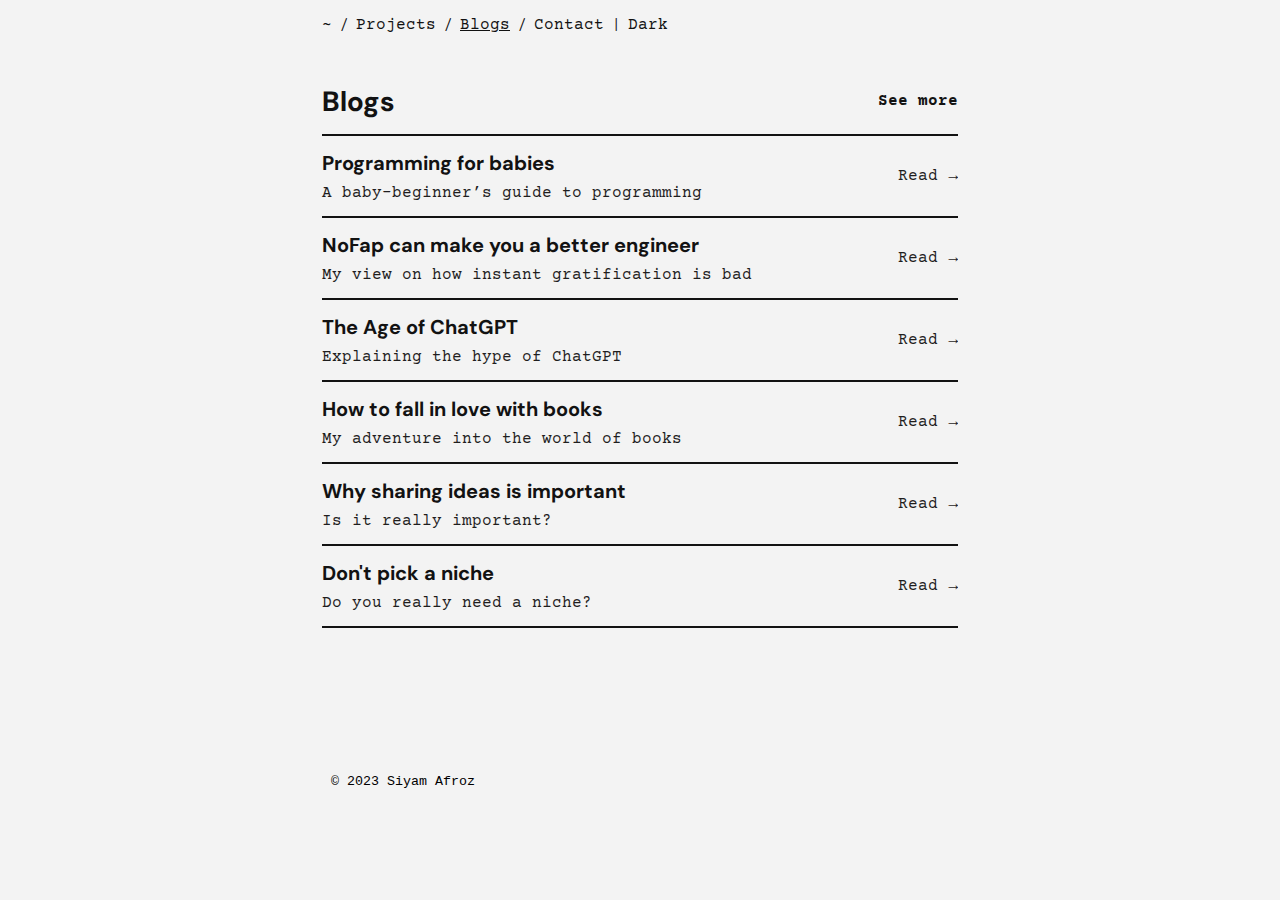
<file: pages/blogs.html>
<!DOCTYPE html>
<html lang="en">
  <head>
    <!-- Google tag (gtag.js) -->
    <script async src="https://www.googletagmanager.com/gtag/js?id=G-BG7MB85VSL"></script>
    <script>
    window.dataLayer = window.dataLayer || [];
    function gtag(){dataLayer.push(arguments);}
    gtag('js', new Date());

    gtag('config', 'G-BG7MB85VSL');
    </script>

    <meta charset="UTF-8" />
    <meta name="viewport" content="width=device-width, initial-scale=1.0" />

    <!-- Twitter Card Section -->

    <meta property="og:title" content="Siyam Afroz - A minimal portfolio">
    <meta property="og:description" content="Hi! Wanna know about me? :D">
    <meta property="og:type" content="website">
    <meta property="og:url" content="https://siyamafroz.me/">
    <meta property="og:site_name" content="Siyam Afroz">
    <meta name="twitter:card" content="summary_large_image">
    <meta name="twitter:title" content="Siyam Afroz">
    <meta name="twitter:description" content="Hi! Wanna know about me?">
    <meta name="twitter:image" content="https://siyamafroz.me/images/embed.png">
    <meta name="theme-color" content="#3b3b3b">


    <!--  -->


    <title>Siyam Afroz</title>
    <!-- <link rel="icon" type="image/x-icon" href="images/logo.png" />  -->
    <link rel="stylesheet" href="/styles.css" />
    <link rel="preconnect" href="https://fonts.googleapis.com">
    <link rel="preconnect" href="https://fonts.gstatic.com" crossorigin>
    <link href="https://fonts.googleapis.com/css2?family=DM+Sans:opsz,wght@9..40,500&display=swap" rel="stylesheet">
    <link href="https://fonts.googleapis.com/css2?family=Courier+Prime:wght@400&display=swap" rel="stylesheet">
    <link href="https://fonts.googleapis.com/css2?family=Roboto+Mono&display=swap" rel="stylesheet">


    <link rel="apple-touch-icon" sizes="180x180" href="/favicon/apple-touch-icon.png">
    <link rel="icon" type="image/png" sizes="32x32" href="/favicon/favicon-32x32.png">
    <link rel="icon" type="image/png" sizes="16x16" href="/favicon/favicon-16x16.png">
    <link rel="manifest" href="/favicon/site.webmanifest">
  </head>
<body>
    <main class = "projects-page">
        <navbar>
                <a href="/index.html"><p class="homenav">~</p></a>
                <p>/</p>
                <a href="projects.html"><p class="projnav">Projects</p></a>
                <p>/</p>
                <a href="blogs.html" style="text-decoration: underline;"><p class="blognav">Blogs</p></a>
                <p>/</p>
                <a href="contact.html"><p class="contactnav">Contact</p></a>
                <p>|</p>
                <a id="myDIV" class="btn" onclick="myFunction()" href="#"><p id="textmode">Dark</p></a>
        </navbar>

        <section>
            <div class="blogs" style="padding-top: 26px;">
                <div class="projects-title">
                    <h2>Blogs</h2>
                    <a href="https://siyamafroz.substack.com/"><p>See more</p></a>
                </div>
                <div class="all-blogs">
                    <a href="https://medium.com/@soren-blank/programming-for-babies-570441c45d41">
                        <div class="blog">
                            <div class="content">
                                <h3>Programming for babies</p></h3>
                                <p>A baby-beginner’s guide to programming</p>
                            </div>
                            <div>
                                <p class="read">Read  →</p>
                            </div>
                        </div>
                    </a>

                    <a href="https://siyamafroz.substack.com/p/issue-10-nofap-can-make-you-a-better">
                        <div class="blog">
                            <div class="content">
                                <h3>NoFap can make you a better engineer</p></h3>
                                <p>My view on how instant gratification is bad</p>
                            </div>
                            <div>
                                <p class="read">Read  →</p>
                            </div>
                        </div>
                    </a>

                    <a href="https://medium.com/@soren-blank/the-age-of-chatgpt-71c224943374">
                        <div class="blog">
                            <div class="content">
                                <h3>The Age of ChatGPT</p></h3>
                                <p>Explaining the hype of ChatGPT</p>
                            </div>
                            <div>
                                <p class="read">Read  →</p>
                            </div>
                        </div>
                    </a>

                    <a href="https://medium.com/@soren-blank/how-to-fall-in-love-with-books-e2a3fb736a03">
                        <div class="blog">
                            <div class="content">
                                <h3>How to fall in love with books</p></h3>
                                <p>My adventure into the world of books</p>
                            </div>
                            <div>
                                <p class="read">Read  →</p>
                            </div>
                        </div>
                    </a>

                    <a href="https://soren-blank.medium.com/why-sharing-ideas-is-important-fb609f65a0d5">
                        <div class="blog">
                            <div class="content">
                                <h3>Why sharing ideas is important</p></h3>
                                <p>Is it really important?</p>
                            </div>
                            <div>
                                <p class="read">Read  →</p>
                            </div>
                        </div>
                    </a>

                    <a href="https://siyamafroz.substack.com/p/issue-4-dont-pick-a-niche">
                        <div class="blog">
                            <div class="content">
                                <h3>Don't pick a niche</p></h3>
                                <p>Do you really need a niche?</p>
                            </div>
                            <div>
                                <p class="read">Read  →</p>
                            </div>
                        </div>
                    </a>

                </div>
            </div>
        </section>

    </main>
    <footer>
        <small>© 2023 Siyam Afroz</small>
    </footer>

    <script src="/app.js"></script>
</body>
</html>
</file>
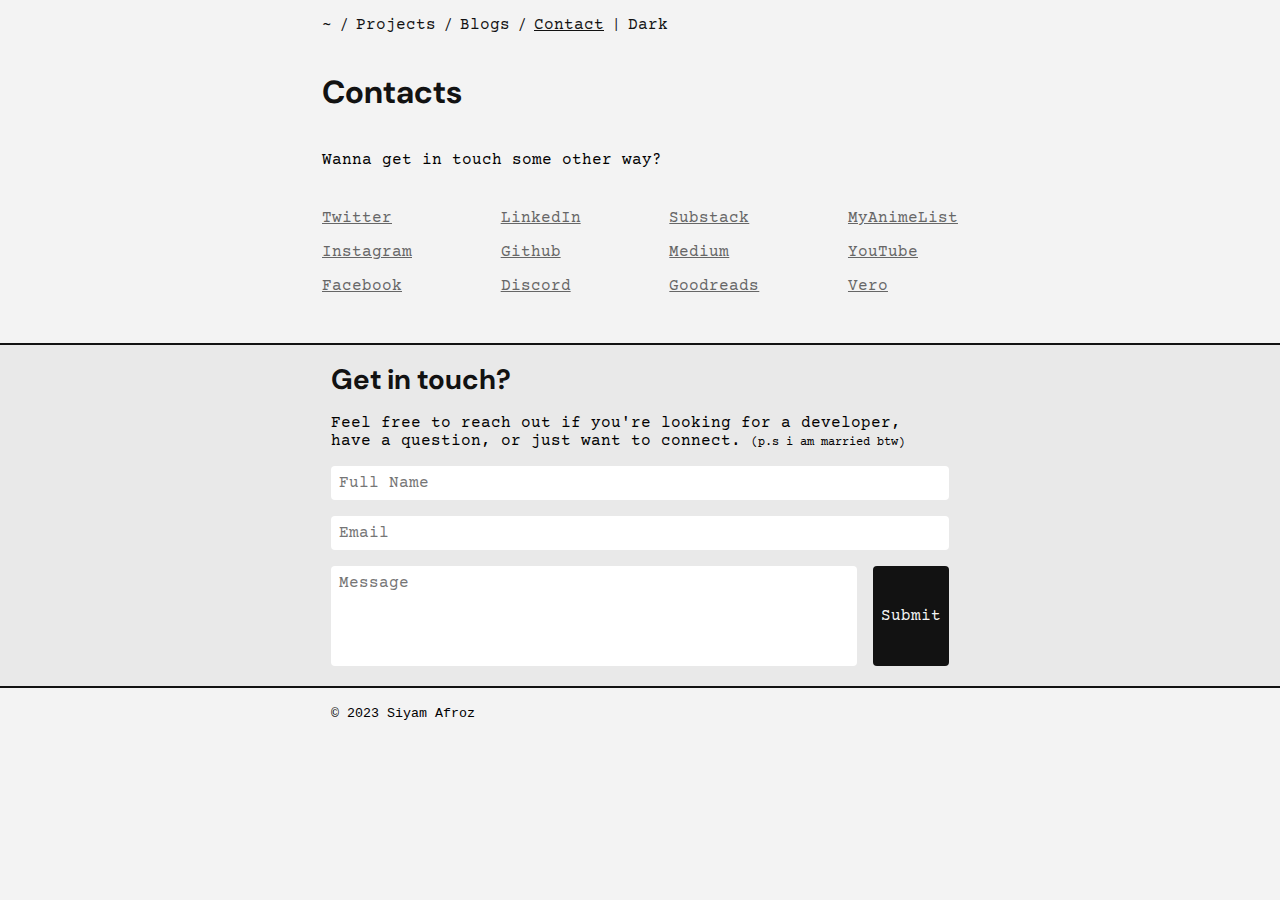
<file: pages/contact.html>
<!DOCTYPE html>
<html lang="en">
  <head>
    <meta charset="UTF-8" />
    <meta name="viewport" content="width=device-width, initial-scale=1.0" />

    <!-- Twitter Card Section -->

    <meta property="og:title" content="Siyam Afroz - A minimal portfolio">
    <meta property="og:description" content="Hi! Wanna know about me? :D">
    <meta property="og:type" content="website">
    <meta property="og:url" content="https://siyamafroz.me/">
    <meta property="og:site_name" content="Siyam Afroz">
    <meta name="twitter:card" content="summary_large_image">
    <meta name="twitter:title" content="Siyam Afroz">
    <meta name="twitter:description" content="Hi! Wanna know about me?">
    <meta name="twitter:image" content="https://siyamafroz.me/images/embed.png">
    <meta name="theme-color" content="#3b3b3b">


    <!--  -->


    <title>Siyam Afroz</title>
    <!-- <link rel="icon" type="image/x-icon" href="images/logo.png" />  -->
    <link rel="stylesheet" href="/styles.css" />
    <link rel="preconnect" href="https://fonts.googleapis.com">
    <link rel="preconnect" href="https://fonts.gstatic.com" crossorigin>
    <link href="https://fonts.googleapis.com/css2?family=DM+Sans:opsz,wght@9..40,500&display=swap" rel="stylesheet">
    <link href="https://fonts.googleapis.com/css2?family=Courier+Prime:wght@400&display=swap" rel="stylesheet">
    <link href="https://fonts.googleapis.com/css2?family=Roboto+Mono&display=swap" rel="stylesheet">


    <link rel="apple-touch-icon" sizes="180x180" href="/favicon/apple-touch-icon.png">
    <link rel="icon" type="image/png" sizes="32x32" href="/favicon/favicon-32x32.png">
    <link rel="icon" type="image/png" sizes="16x16" href="/favicon/favicon-16x16.png">
    <link rel="manifest" href="/favicon/site.webmanifest">
  </head>
<body>
    <main class = "contact-page">
        <navbar>
            <a href="/index.html"><p class="homenav">~</p></a>
            <p>/</p>
            <a href="projects.html"><p class="projnav">Projects</p></a>
            <p>/</p>
            <a href="blogs.html"><p class="blognav">Blogs</p></a>
            <p>/</p>
            <a href="contact.html" style="text-decoration: underline;"><p class="contactnav">Contact</p></a>
            <p>|</p>
            <a id="myDIV" class="btn" onclick="myFunction()" href="#"><p id="textmode">Dark</p></a>
        </navbar>
        
        <h1>Contacts</h1>
        <p>Wanna get in touch some other way?</p>

        <div class="contacts">
            <div class="socials">

                <div class="contact-section">
                    <div>
                        <a href="https://twitter.com/soren_blank"><p>Twitter</p></a>
                    </div>
    
                    <div>
                        <a href="https://www.instagram.com/soren_blank/"><p>Instagram</p></a>
                    </div>
                    
                    <div>
                        <a href="https://www.facebook.com/soren.blank.0"><p>Facebook</p></a>
                    </div>
                </div>

                <div class="contact-section">

                    <div>
                        <a href="https://www.linkedin.com/in/siyam-afroz-7b0b3b1b2/"><p>LinkedIn</p></a>
                    </div>

                    <div>
                        <a href="https://github.com/soren-blank"><p>Github</p></a>
                    </div>
                    
                    <div>
                        <a href="https://discord.com/users/693375549686415381"><p>Discord</p></a>
                    </div>
                </div>

                <div class="contact-section">
                    <div>
                        <a href="https://siyamafroz.substack.com/"><p>Substack</p></a>
                    </div>

                    <div>
                        <a href="https://medium.com/@soren-blank"><p>Medium</p></a>
                    </div>

                    <div>
                        <a href="https://www.goodreads.com/soren_blank"><p>Goodreads</p></a>
                    </div>
                </div>

                <div class="contact-section">

                    <div>
                        <a href="https://myanimelist.net/profile/Soren_Blank"><p>MyAnimeList</p></a>
                    </div>

                    <div>
                        <a href="https://www.youtube.com/@siyamafroz"><p>YouTube</p></a>
                    </div>

                    <div>
                        <a href="https://vero.co/soren_blank/"><p>Vero</p></a>
                    </div>

                </div>
            </div>
        </div>


    </main>

    <section class="section-form">
            
        <form action="submitted.html" method="POST" data-netlify="true" name="contact">
            <h2>Get in touch?</h2>
            <p>Feel free to reach out if you're looking for a developer, have a question, or just want to connect. <small class="married">(p.s i  am married btw)</small></p>
            <input type="text" name="Name" placeholder="Full Name" required/>
            <input type="email" name="Email" placeholder="Email" required/>

            <div class="submit">
                <textarea name="Message" placeholder="Message" required></textarea>
                <button type="submit">Submit</button>
            </div>

        </form>

    </section>

    <footer>
        <small>© 2023 Siyam Afroz</small>
    </footer>

    <script src="/app.js"></script>
</body>
</html>
</file>
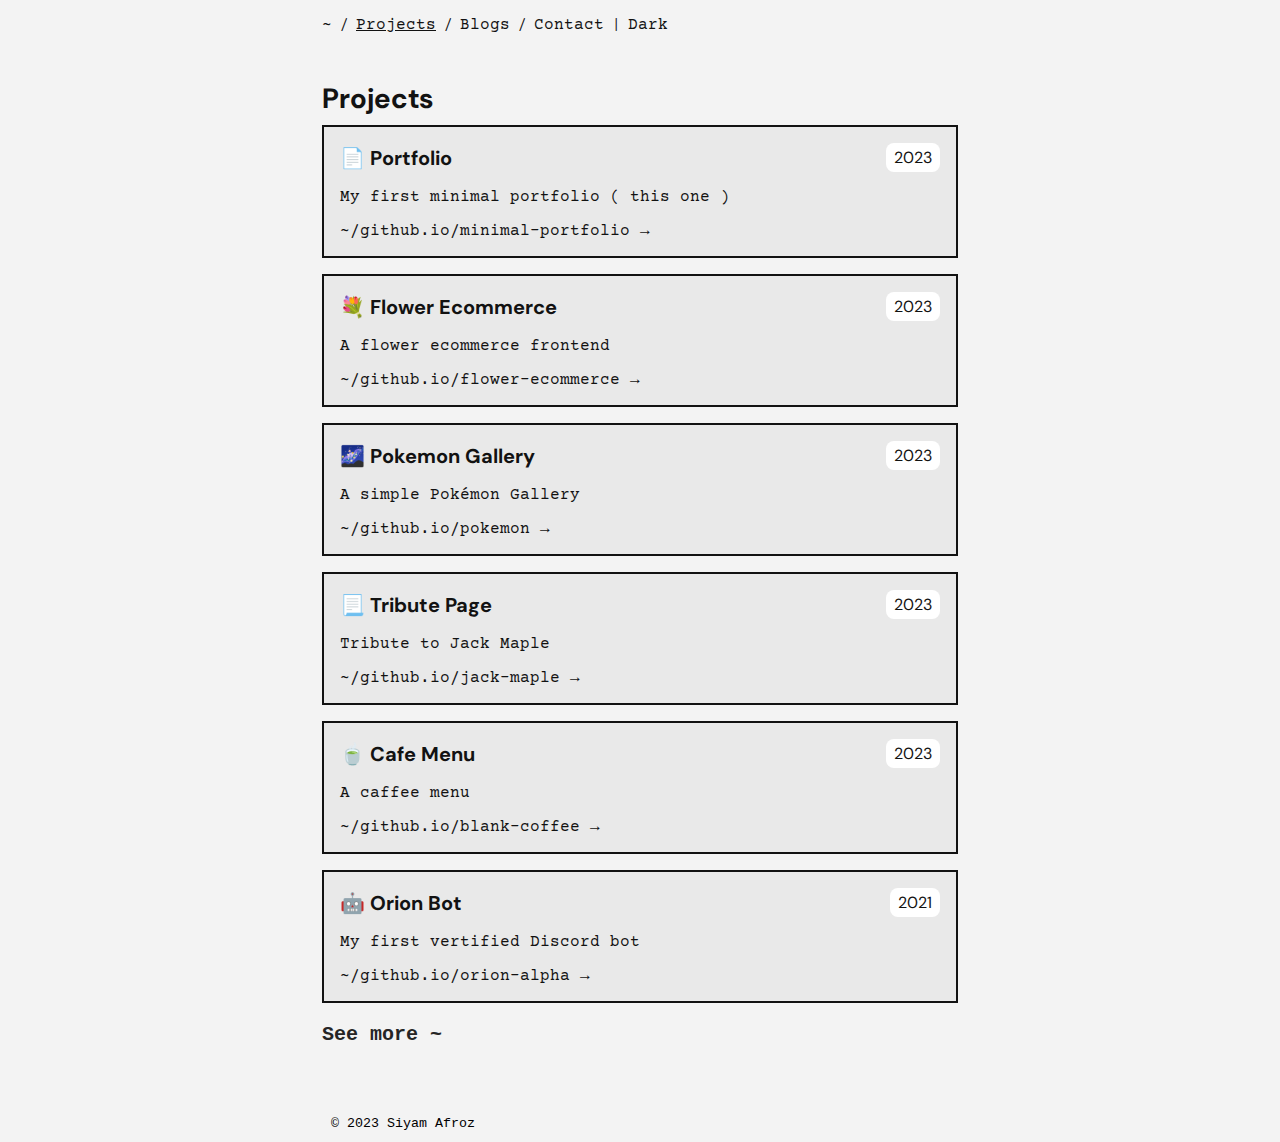
<file: pages/projects.html>
<!DOCTYPE html>
<html lang="en">
  <head>
    <meta charset="UTF-8" />
    <meta name="viewport" content="width=device-width, initial-scale=1.0" />

    <!-- Twitter Card Section -->

    <meta property="og:title" content="Siyam Afroz - A minimal portfolio">
    <meta property="og:description" content="Hi! Wanna know about me? :D">
    <meta property="og:type" content="website">
    <meta property="og:url" content="https://siyamafroz.me/">
    <meta property="og:site_name" content="Siyam Afroz">
    <meta name="twitter:card" content="summary_large_image">
    <meta name="twitter:title" content="Siyam Afroz">
    <meta name="twitter:description" content="Hi! Wanna know about me?">
    <meta name="twitter:image" content="https://siyamafroz.me/images/embed.png">
    <meta name="theme-color" content="#3b3b3b">


    <!--  -->


    <title>Siyam Afroz</title>
    <!-- <link rel="icon" type="image/x-icon" href="images/logo.png" />  -->
    <link rel="stylesheet" href="/styles.css" />
    <link rel="preconnect" href="https://fonts.googleapis.com">
    <link rel="preconnect" href="https://fonts.gstatic.com" crossorigin>
    <link href="https://fonts.googleapis.com/css2?family=DM+Sans:opsz,wght@9..40,500&display=swap" rel="stylesheet">
    <link href="https://fonts.googleapis.com/css2?family=Courier+Prime:wght@400&display=swap" rel="stylesheet">
    <link href="https://fonts.googleapis.com/css2?family=Roboto+Mono&display=swap" rel="stylesheet">


    <link rel="apple-touch-icon" sizes="180x180" href="/favicon/apple-touch-icon.png">
    <link rel="icon" type="image/png" sizes="32x32" href="/favicon/favicon-32x32.png">
    <link rel="icon" type="image/png" sizes="16x16" href="/favicon/favicon-16x16.png">
    <link rel="manifest" href="/favicon/site.webmanifest">
  </head>
<body>
    <main class = "projects-page">
        <navbar>
            <a href="/index.html"><p class="homenav">~</p></a>
            <p>/</p>
            <a href="projects.html"><p class="projnav" style="text-decoration: underline;">Projects</p></a>
            <p>/</p>
            <a href="blogs.html"><p class="blognav">Blogs</p></a>
            <p>/</p>
            <a href="contact.html"><p class="contactnav">Contact</p></a>
            <p>|</p>
            <a id="myDIV" class="btn" onclick="myFunction()" href="#"><p id="textmode">Dark</p></a>
        </navbar>

        <section class="section">
            <div class="project">
                <div class="projects-title">
                    <h2 style="padding-top:30px">Projects</h2>
                </div>
                <div class="all-frames">

                    <a href="https://github.com/soren-blank/portfolio-1.0" target="_blank">
                        <div class="frame">
                            <div class="title-line">
                                <h3>📄 Portfolio</h3>
                                <p>2023</p>
                            </div>
                            <p>My first minimal portfolio ( this one )</p>
                            <p class="something">~/github.io/minimal-portfolio →</p>
                        </div>
                    </a>

                    <a href="https://github.com/soren-blank/flower-ecommerce" target="_blank">
                        <div class="frame">
                            <div class="title-line">
                                <h3>💐 Flower Ecommerce</h3>
                                <p>2023</p>
                            </div>
                            <p>A flower ecommerce frontend</p>
                            <p class="something">~/github.io/flower-ecommerce →</p>
                        </div>
                    </a>

                    <a href="https://github.com/soren-blank/pokemon-gallery" target="_blank">
                        <div class="frame">
                            <div class="title-line">
                                <h3>🌌 Pokemon Gallery</h3>
                                <p>2023</p>
                            </div>
                            <p>A simple Pokémon Gallery</p>
                            <p class="something">~/github.io/pokemon →</p>
                        </div>
                    </a>

                    <a href="https://github.com/soren-blank/tribute-page" target="_blank">
                        <div class="frame">
                            <div class="title-line">
                                <h3>📃 Tribute Page</h3>
                                <p>2023</p>
                            </div>
                            <p>Tribute to Jack Maple</p>
                            <p class="something">~/github.io/jack-maple →</p>
                        </div>
                    </a>

                    <a href="https://github.com/soren-blank/blank-coffee" target="_blank">
                        <div class="frame">
                            <div class="title-line">
                                <h3>🍵 Cafe Menu</h3>
                                <p>2023</p>
                            </div>
                            <p>A caffee menu</p>
                            <p class="something">~/github.io/blank-coffee →</p>
                        </div>
                    </a>

                    <a href="https://github.com/soren-blank/orion-alpha" target="_blank">
                        <div class="frame">
                            <div class="title-line">
                                <h3>🤖 Orion Bot</h3>
                                <p>2021</p>
                            </div>
                            <p>My first vertified Discord bot</p>
                            <p class="something">~/github.io/orion-alpha →</p>
                        </div>
                    </a>

                    
                </div>


                <a class="anchor" href="https://github.com/soren-blank"><p>See more ~</p></a>
            </div>
        </div>
        </section>
        
    </main>

    <footer>
        <small>© 2023 Siyam Afroz</small>
    </footer>

    <script src="/app.js"></script>


</body>
</html>
</file>
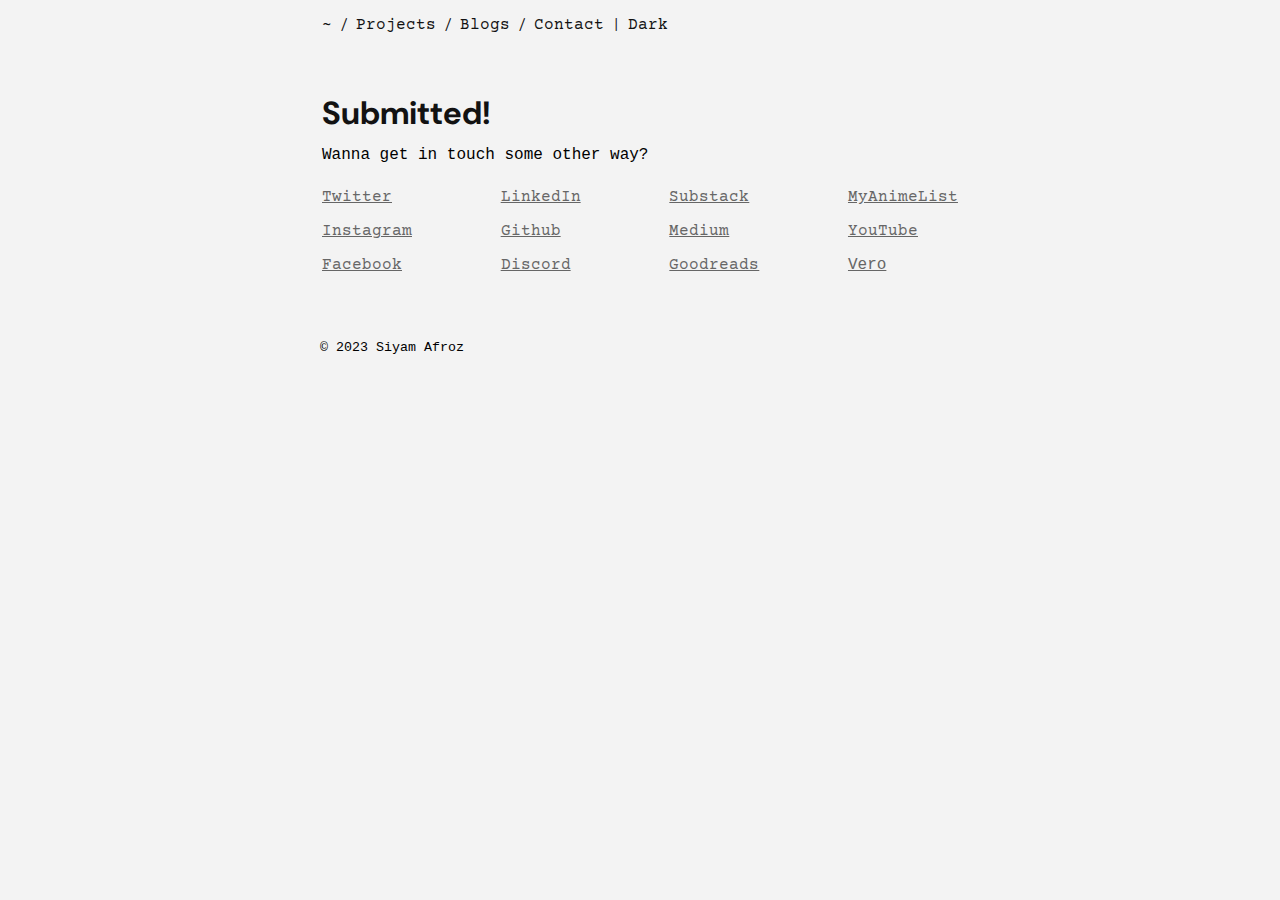
<file: pages/submitted.html>
<!DOCTYPE html>
<html lang="en">
  <head>
    <meta charset="UTF-8" />
    <meta name="viewport" content="width=device-width, initial-scale=1.0" />

    <!-- Twitter Card Section -->

    <meta property="og:title" content="Siyam Afroz - A minimal portfolio">
    <meta property="og:description" content="Hi! Wanna know about me? :D">
    <meta property="og:type" content="website">

    <meta property="og:image" content="https://i.postimg.cc/DfpFKqC5/Screenshot-852.png">
    <meta property="og:image:type" content="image/png">
    <meta property="og:image:width" content="1331">
    <meta property="og:image:height" content="666">
    <meta name="twitter:site" content="My Website">
    <meta name="twitter:title" content="Siyam Afroz">
    <meta name="twitter:description" content="Hi! Wanna know about me?">
    <meta name="twitter:card" content="summary_large_image">
    <meta name="twitter:image:src" content="https://i.postimg.cc/DfpFKqC5/Screenshot-852.png">
    <meta name="theme-color" content="#3b3b3b">


    <!--  -->


    <title>Siyam Afroz</title>
    <!-- <link rel="icon" type="image/x-icon" href="images/logo.png" />  -->
    <link rel="stylesheet" href="/styles.css" />
    <link rel="preconnect" href="https://fonts.googleapis.com">
    <link rel="preconnect" href="https://fonts.gstatic.com" crossorigin>
    <link href="https://fonts.googleapis.com/css2?family=DM+Sans:opsz,wght@9..40,500&display=swap" rel="stylesheet">
    <link href="https://fonts.googleapis.com/css2?family=Courier+Prime:wght@400&display=swap" rel="stylesheet">
    <link href="https://fonts.googleapis.com/css2?family=Roboto+Mono&display=swap" rel="stylesheet">


    <link rel="apple-touch-icon" sizes="180x180" href="/favicon/apple-touch-icon.png">
    <link rel="icon" type="image/png" sizes="32x32" href="/favicon/favicon-32x32.png">
    <link rel="icon" type="image/png" sizes="16x16" href="/favicon/favicon-16x16.png">
    <link rel="manifest" href="/favicon/site.webmanifest">
  </head>
<body>
    <main class = "submit-page">
        <navbar>
            <a href="/index.html"><p class="homenav">~</p></a>
            <p>/</p>
            <a href="projects.html"><p class="projnav">Projects</p></a>
            <p>/</p>
            <a href="blogs.html"><p class="blognav">Blogs</p></a>
            <p>/</p>
            <a href="contact.html"><p class="contactnav">Contact</p></a>
            <p>|</p>
            <a id="myDIV" class="btn" onclick="myFunction()" href="#"><p id="textmode">Dark</p></a>
        </navbar>
        
        <h1>Submitted!</h1>
        <p>Wanna get in touch some other way?</p>

        <div class="contacts">
            <div class="socials">
                
                <div class="contact-section">
                    <div>
                        <a href="https://twitter.com/soren_blank"><p>Twitter</p></a>
                    </div>
    
                    <div>
                        <a href="https://www.instagram.com/soren_blank/"><p>Instagram</p></a>
                    </div>
                    
                    <div>
                        <a href="https://www.facebook.com/soren.blank.0"><p>Facebook</p></a>
                    </div>
                </div>

                <div class="contact-section">

                    <div>
                        <a href="https://www.linkedin.com/in/siyam-afroz-7b0b3b1b2/"><p>LinkedIn</p></a>
                    </div>

                    <div>
                        <a href="https://github.com/soren-blank"><p>Github</p></a>
                    </div>
                    
                    <div>
                        <a href="https://discord.com/users/693375549686415381"><p>Discord</p></a>
                    </div>
                </div>
                
                <div class="contact-section">
                    <div>
                        <a href="https://siyamafroz.substack.com/"><p>Substack</p></a>
                    </div>

                    <div>
                        <a href="https://medium.com/@soren-blank"><p>Medium</p></a>
                    </div>

                    <div>
                        <a href="https://www.goodreads.com/soren_blank"><p>Goodreads</p></a>
                    </div>
                </div>

                <div class="contact-section">
                    
                    <div>
                        <a href="https://myanimelist.net/profile/Soren_Blank"><p>MyAnimeList</p></a>
                    </div>

                    <div>
                        <a href="https://www.youtube.com/@siyamafroz"><p>YouTube</p></a>
                    </div>

                    <div>
                        <a href="https://vero.co/soren_blank/">Vero<p></p></a>
                    </div>


                </div>
            </div>
        </div>
    </main>
    <footer style="padding-left:5px;">
        <small>© 2023 Siyam Afroz</small>
    </footer>

    <script src="/app.js"></script>
</body>
</html>
</file>
<file: styles.css>
* {
    box-sizing: border-box;
  }

:root {
  --background-color:#F3F3F3;
  --white: #ffffff;
  --font-color:#121212;
  --accent-color:#121212;

  --frame-bg-color:#e9e9e9;


  --text-line-p:#ffffff;

  --navbar-color:#121212;
  }


body {
    margin:0;
    padding:0;
    background-color: var(--background-color);
    font-family: 'Courier New', Courier, monospace;
    font-weight: 400;
}


.an{
  color:var(--font-color);
}

main{
  max-width: 700px;
  margin: 0 auto;
  overflow: hidden;
  display: flex;
  flex-direction: column;
  justify-content: center;
  position: relative;
  width: 100%;
  /* min-height: 100vh; */
  padding-left: 32px;
  padding-right: 32px;
  padding-bottom:32px;
}

.domain{
  margin-top: 8rem;
  margin-bottom: 8rem;
}

.clickable{
  cursor: pointer;
  text-decoration: none;
  color: #f8f8f8;
  text-decoration: underline;
}

h1{
  font-family: "DM Sans", sans-serif;
  font-size: 32px;
  font-style:normal;
  font-weight: 700;
  color:var(--font-color);
}

p{
  font-family: 'Courier Prime', Courier, monospace;
  font-size:16px;
}

.caption > p{
  line-height: 1.75em;
  letter-spacing: 0px;
  text-decoration: none;
  color: var(--font-color);
}


.minimal {
  font-family: 'Courier Prime', Courier, monospace;
  font-weight: 600;
  background-color: var(--white);
  margin-top: 1rem;
  padding: 0.75rem 0.9rem;
  border:solid 0.125rem var(--accent-color);
  box-shadow:0.2rem 0.2rem var(--accent-color);
  transition: transform 50ms, box-shadow 50ms;
  color: var(--font-color);
}

.minimal:active{
  transform:translate(0.125rem, 0.125rem);
  box-shadow: 0.125rem 0.125rem var(--accent-color);
}

.minimal:hover{
  background-color: var(--frame-bg-color);
}

.projects{
  margin-bottom: 6rem;
}

.blogs{
  margin-bottom: 6rem;
}



.projects-title{
  color:#121212;
  margin-bottom: 0.5rem;
  display: flex;
  justify-content: space-between;
  align-items: center;
}

h2{
  font-family: "DM Sans", sans-serif;
  font-size: 28px;
  font-style: normal;
  font-weight: 700;
  color:var(--font-color);
  margin:0
}

.projects-title a{
  font-family: 'Courier Prime', Courier, monospace;
  font-size: 16px;
  font-style: normal;
  font-weight: 600;
  color:var(--font-color);
  text-decoration: none;
}

.all-frames{
  display: flex;
  flex-direction: column;
  gap:16px 0;
  flex-wrap: nowrap;
  justify-content: flex-start;
  width: 100%;
  align-content: center;
}

.title-line{
  display: flex;
  justify-content: space-between;
  align-items: center;
}

.title-line > h3, .title-line > p{
  margin:0;
  font-family: "DM Sans", sans-serif;
  padding: 0;
}

.content > h3{
  margin:0;
  padding:0;
  font-family: "DM Sans", sans-serif;
  font-size: 20px;
  font-style: normal;
  font-weight: 700;
  color:var(--font-color);
}

.content > p{
  margin: 0;
  padding:0;
  font-family: 'Courier Prime', Courier, monospace;
  font-size: 16px;
  margin-top:-8px;
}

.blog{
  border-top: solid 0.125rem var(--font-color);;
  padding: 14px 0;
}

.blogs:last-child{
  border-bottom: solid 0.125rem var(--font-color);;
}


.all-blogs > a{
  text-decoration: none;
  color: #1f1e1e;
}

.blog:hover{
  background-color: rgb(230, 230, 230);
}

.title-line > h3{
  font-size: 20px;
  font-style: normal;
  font-weight: 700;
  color: var(--font-color);
}

.title-line > p{
  border-radius: 8px;
  background-color: var(--text-line-p);
  padding: 4px 8px;
  color:var(--font-color);
}

.frame > p {
  color: var(--font-color);
}

.something{
  margin:0;
  padding: 0;
}


.frame{
  background-color: var(--frame-bg-color);
  border:solid 0.125rem var(--accent-color);

  display: flex;
  flex-direction: column;
  justify-content: space-between;
  gap:0px;
  margin:0;
  padding: 16px;
  cursor: pointer;
  overflow: visible;
  width: 100%;
  justify-content: center;
}

.frame >a {
  text-decoration: none;
  color: #666666;
}

.all-frames > a{
  text-decoration: none;
}

.all-frames > a:hover{
  animation:shadow-pop-bottom-right 0.1s linear both} @keyframes shadow-pop-bottom-right{0%{box-shadow:0 0 #3e3e3e,0 0 #3e3e3e,0 0 #3e3e3e,0 0 #3e3e3e,0 0 #3e3e3e,0 0 #3e3e3e,0 0 #3e3e3e,0 0 #3e3e3e;transform:translateX(0) translateY(0)}100%{box-shadow:1px 1px #3e3e3e,2px 2px #3e3e3e,3px 3px #3e3e3e,4px 4px #3e3e3e,5px 5px #3e3e3e;transform:translateX(-5px) translateY(-5px)}
}

.blog {
  display: flex;
  flex-direction: row;
  align-items: center;
  justify-content: space-between;
  gap:16px;
}


navbar{
  display: flex;
  justify-content: flex-start;
  gap:8px;
  align-items: center;
}

navbar > p {
  font-size: 14px;
  color:var(--navbar-color)
}

navbar > a{
  text-decoration: none;
  color: var(--navbar-color);
}

.section-form{
  border-top: solid 0.125rem #121212;
  background-color: var(--frame-bg-color);
  padding-left: 10px;
  padding-right: 10px;
  padding-bottom:20px;
  margin:0;
  border-bottom: solid 0.125rem #121212;
}

form{
  display: flex;
  flex-direction: column;
  gap:16px;
  width: 100%;
  padding: 16px 16px 0px 16px;
  max-width: 650px;
  margin: 0 auto;
}

form > input{
  padding: 8px;
  border:none;
  border-radius: 4px;
  outline: none;
  font-family: 'Courier Prime', Courier, monospace;
  font-size: 16px;
  font-style: normal;

}

form > input:focus{
  background-color: #f3f3f3;
  
}

form > h2, form > p{
  margin:0;
  padding:0;
}

.submit > textarea{
  padding: 8px;
  border:none;
  border-radius: 4px;
  outline: none;
  font-family: 'Courier Prime', Courier, monospace;
  font-size: 16px;
  font-style: normal;
  resize: none;
  height: 100px;
}

.submit > button{
  padding: 8px;
  border-radius: 4px;
  border:none;
  outline: none;
  font-family: 'Courier Prime', Courier, monospace;
  font-size: 16px;
  font-style: normal;
  background-color: #121212;
  color: #f5f5f5;
  cursor: pointer;
}

form > a { 
  text-decoration: none;
}

.submit{
  display: flex;
  flex-direction: row;
  gap:16px
}

.submit > textarea{
  width: 100%;
}

.read{
  overflow: hidden; 
  white-space: nowrap;
}

/* .section {
  height: 100vh;
} */


.submit-page > h1, .submit-page > p, .first-contacts > section > a, .second-contacts > section > a{
  margin:0;
  padding:0;
  text-decoration: none;
}

.submit-page > p, .first-contacts, .second-contacts{
  font-family: 'Courier New', Courier, monospace;
}

.first-contacts > section, .second-contacts > section{
  display:flex;
  flex-direction: row;
  gap:30px;
  align-items: center;
  justify-content: space-between;
}

.contacts{
  margin-top: 8px;
}


.submit-page > h1{
  margin-top:42px;
  margin-bottom:12px;
}

.submit-page{
  max-width: 700px;
}

.first-contacts > section, .second-contacts > section{
  display: flex;
  flex-direction: row;
  justify-content: space-between;
}

.contacts > h3{
  font-size: 20px;
  font-style: normal;
  font-weight: 700;
  color: #121212;
  font-family: "DM Sans", sans-serif;
}

.socials{
  display: flex;
  flex-direction: row;
  gap:16px;
  align-items: center;
  justify-content: space-between;
}

footer{
  margin:0;
  font-family: 'Courier New', Courier, monospace;
  font-size: normal;
  max-width: 650px;
  padding: 16px;
  margin: 0 auto;
  align-items: center;
  justify-content: center;
  padding-bottom: 10px;
}

.profile{
  width: 10em;
  height: 100%;
  padding: 0;
  margin: 0;
  border: solid 0.4rem #121212;
  border-radius: 0.2rem;
}

.contact-section > div > a{
  text-decoration: none;
  color: #666666;
  text-decoration: underline;
}


.contact-section > div > a:hover{
  color: #121212;
}

.contact-section > div > p{
  margin:0;
  padding:0;
}

.anchor{
  text-decoration: none;
  color: #252525;

  
}

.anchor > p{
  font-family: 'Courier New', Courier, monospace;
  font-size: 20px;
  font-weight: 600;
  font-style: normal;
  color: #252525;
  padding-left:0px;
}

.married{
  font-size: 12px;
  font-weight: 300;
}


.dark{
  --background-color: #191919;
  --font-color: #d4d4d4;
  --accent-color: #dddad5;
  --white:#252525;
  --frame-bg-color:#242729;
  --text-line-p:#141414;
  --navbar-color:#d4d4d4;
  font-family: 'Courier New', Courier, monospace;
}


@media only screen and (max-width: 815px) {
  .socials{
    flex-direction: column;
    align-items: flex-start;
  }

  .domain{
    margin-top: 5rem;
    margin-bottom: 5rem;
  }

  footer{
    padding-left:20px;
  }

}
</file>
